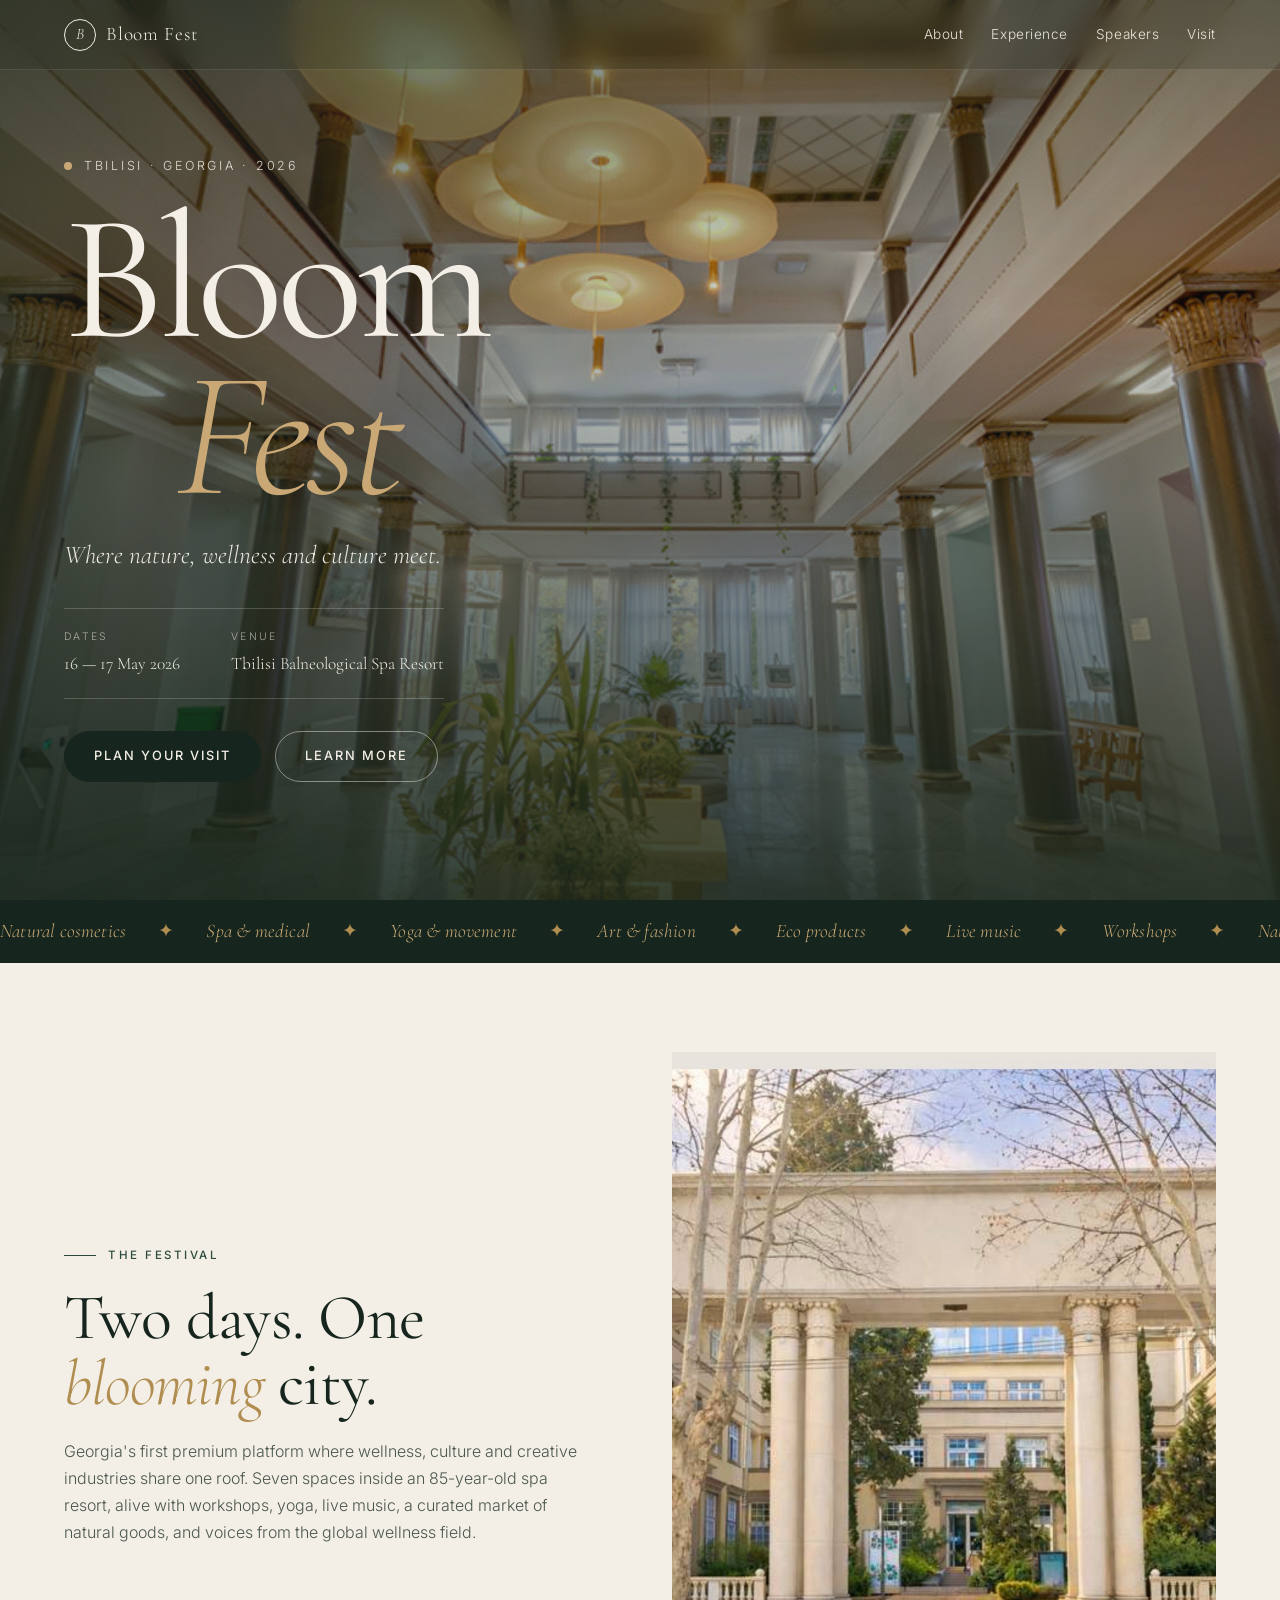
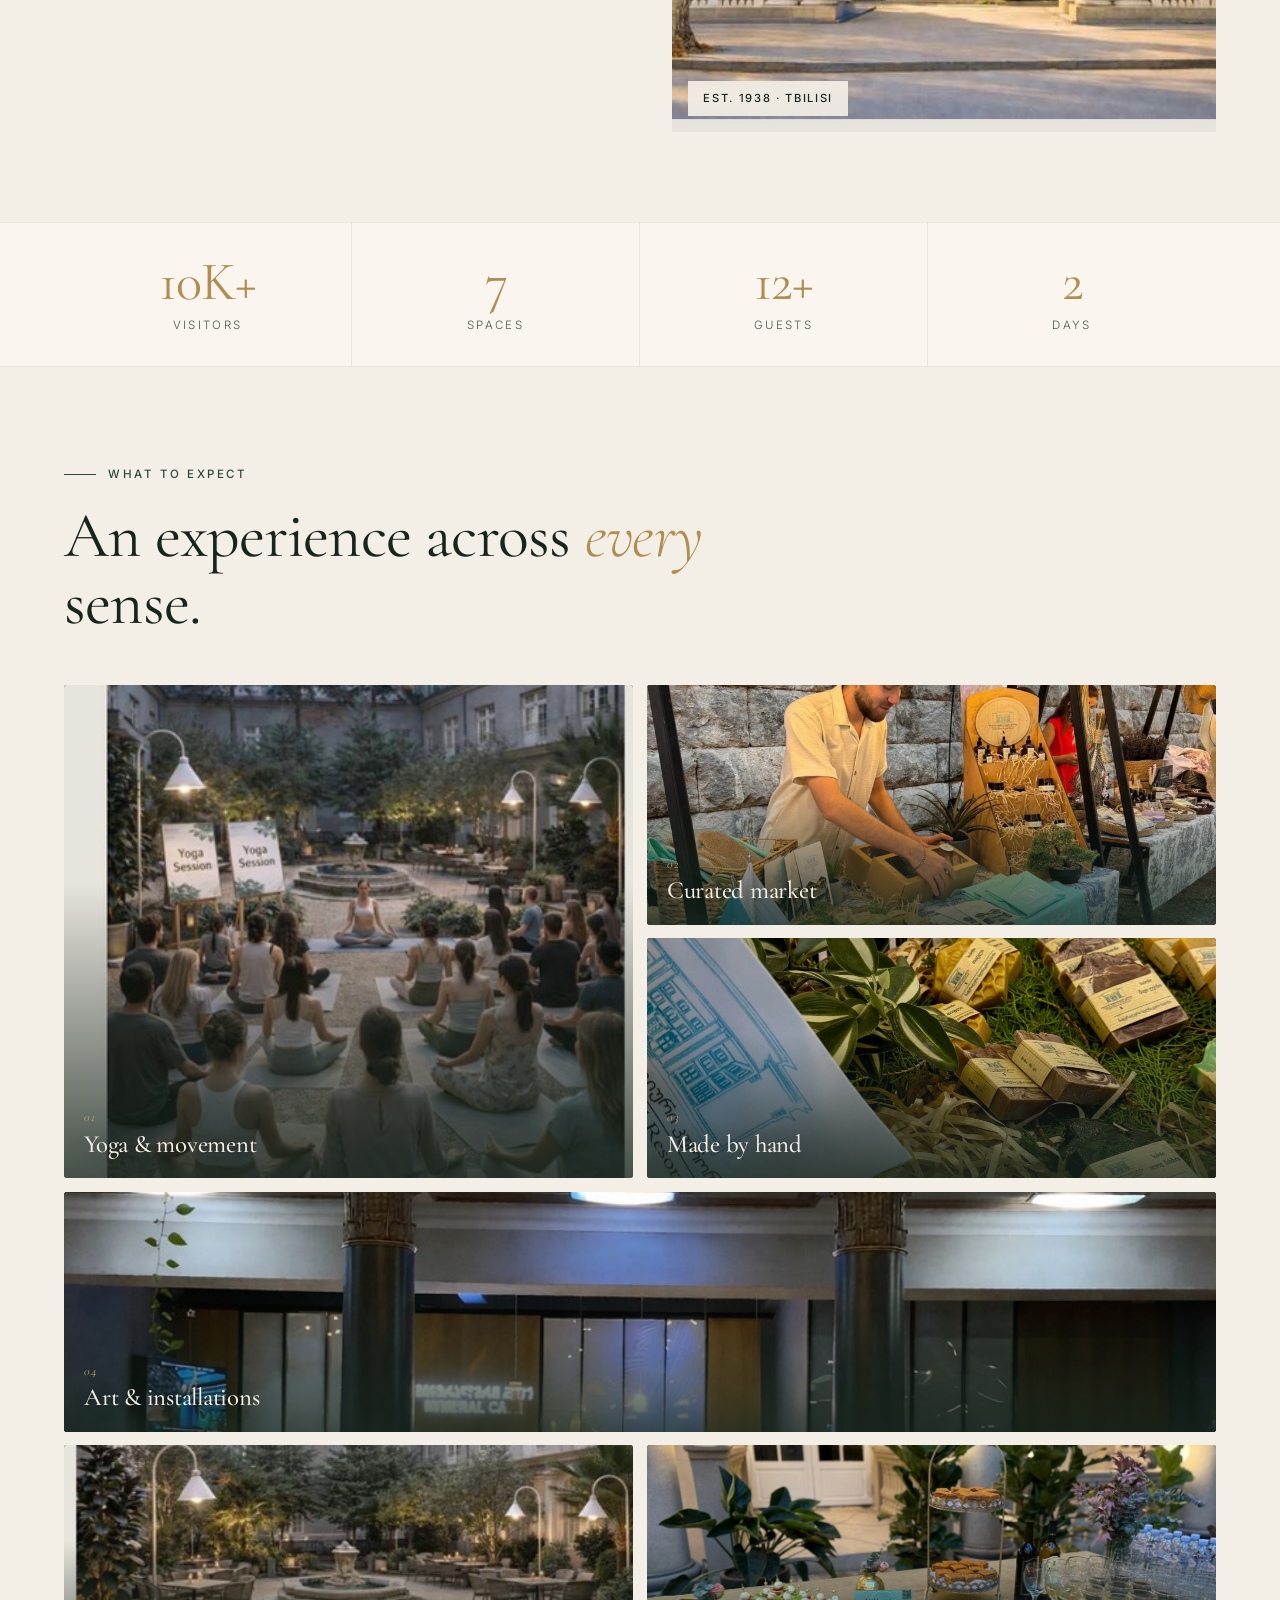
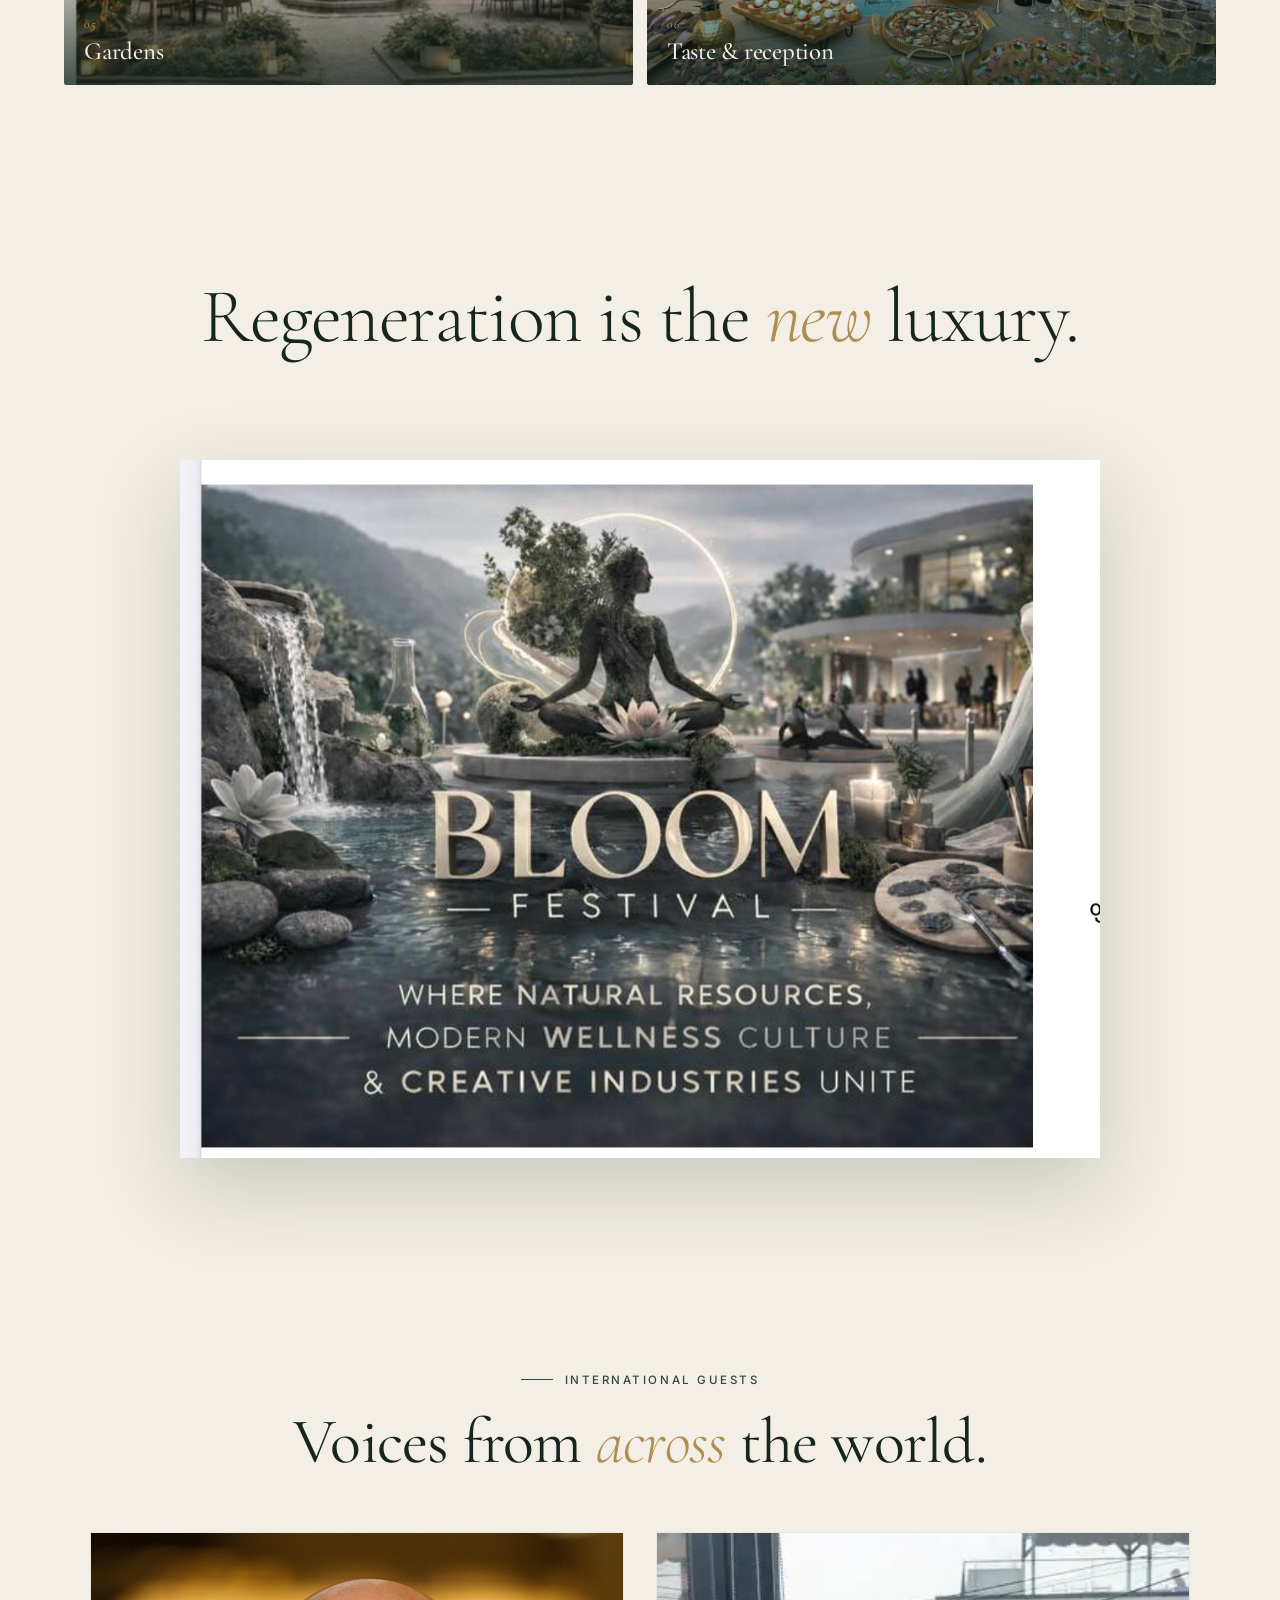
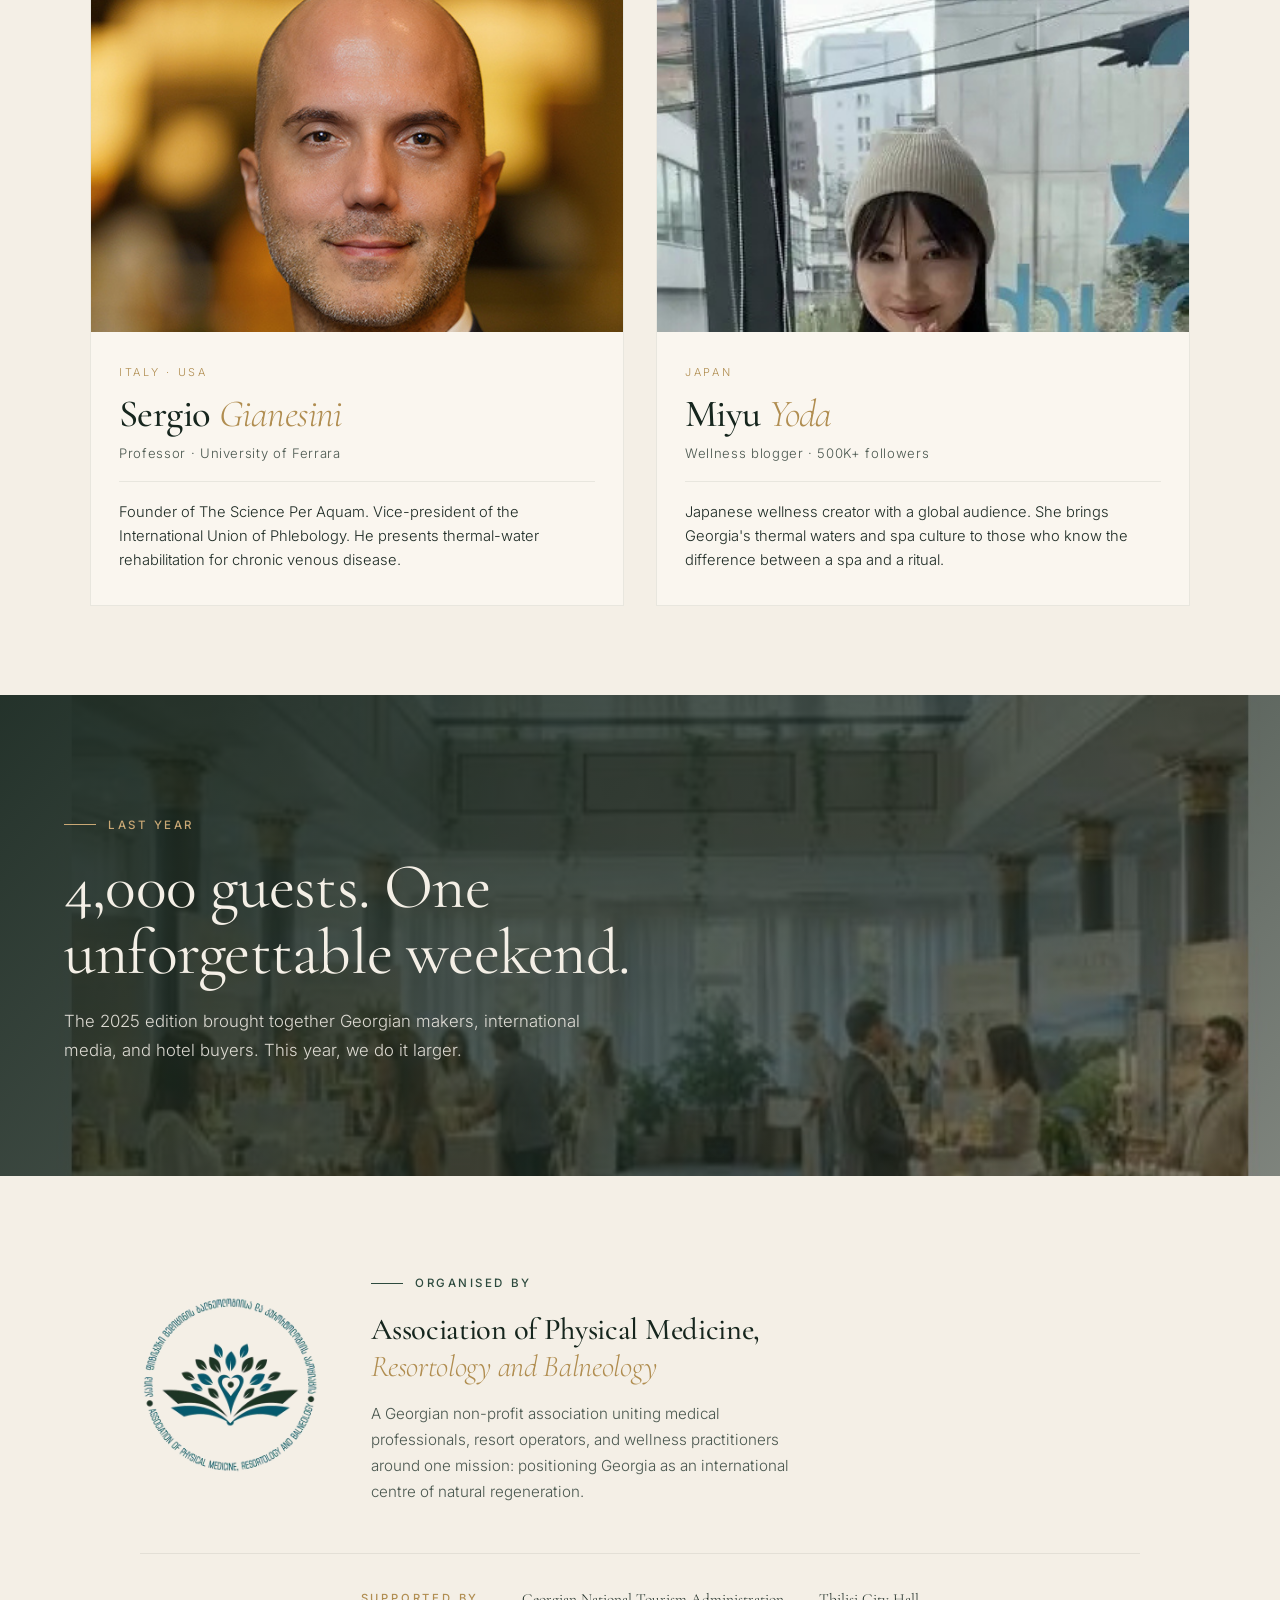
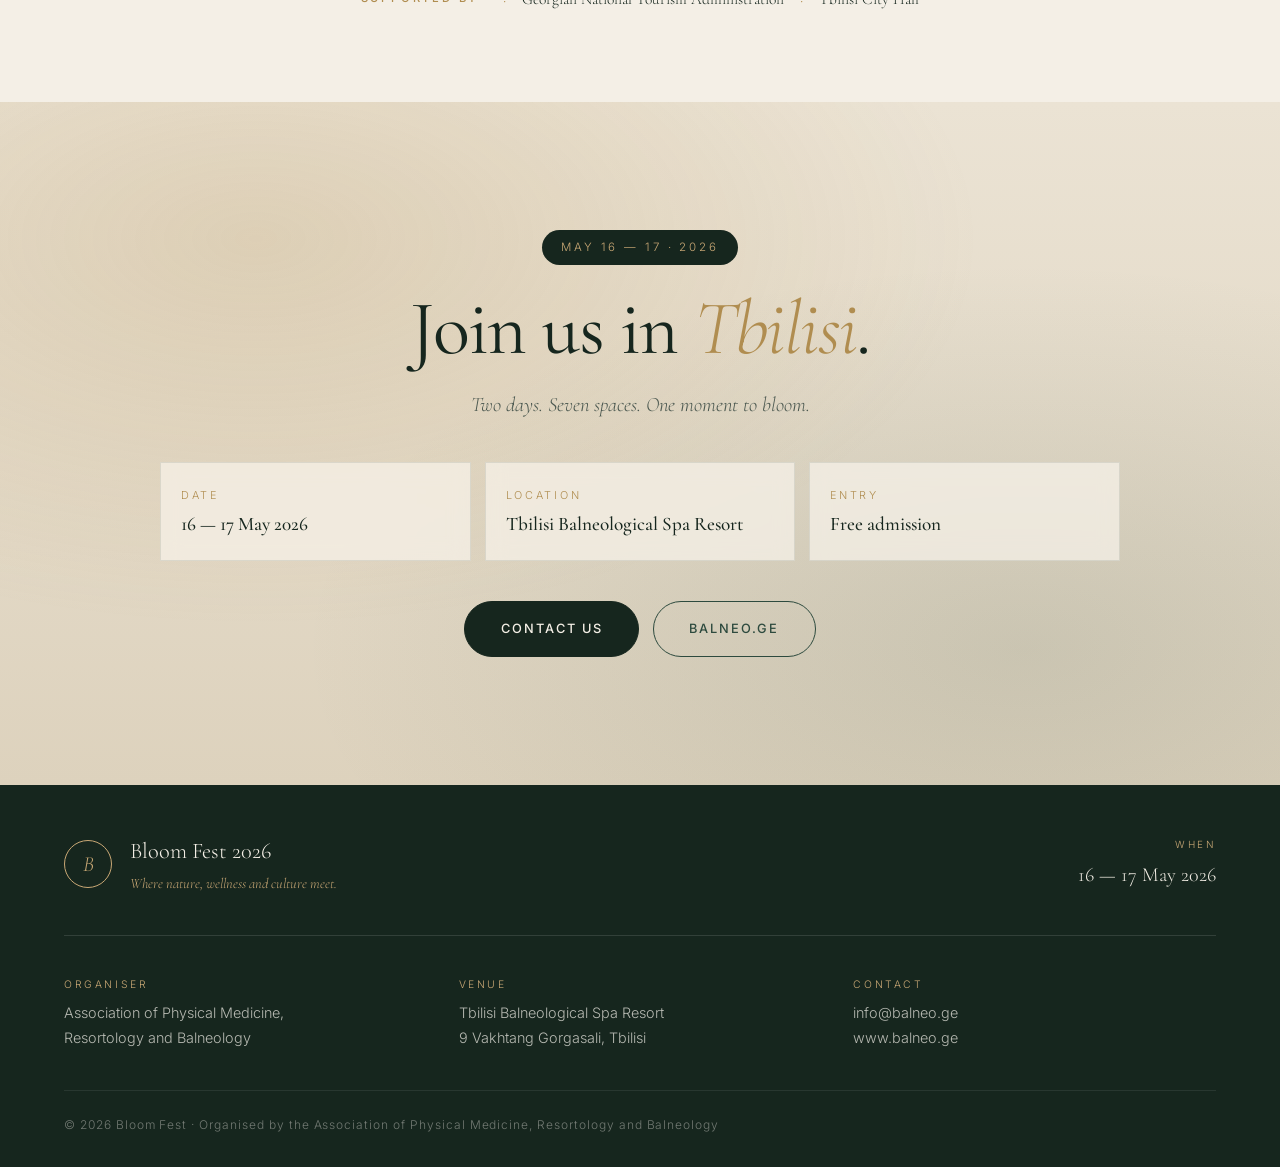
<file: index.html>
<!DOCTYPE html>
<html lang="en">
<head>
<meta charset="UTF-8" />
<meta name="viewport" content="width=device-width, initial-scale=1.0" />
<title>Bloom Fest 2026 · Tbilisi · May 16–17</title>
<meta name="description" content="Bloom Fest 2026. Two days of wellness, culture and nature at the Tbilisi Balneological Spa Resort. May 16–17." />

<meta property="og:title" content="Bloom Fest 2026 · Where nature, wellness and culture meet">
<meta property="og:description" content="The first premium wellness, culture and tourism festival in Georgia. May 16–17, Tbilisi.">
<meta property="og:image" content="poster.jpg">

<link rel="preconnect" href="https://fonts.googleapis.com">
<link rel="preconnect" href="https://fonts.gstatic.com" crossorigin>
<link href="https://fonts.googleapis.com/css2?family=Cormorant+Garamond:ital,wght@0,300;0,400;0,500;0,600;1,300;1,400&family=Inter:wght@300;400;500;600&family=Italiana&display=swap" rel="stylesheet">

<link rel="stylesheet" href="styles.css">
</head>
<body>

<!-- NAV -->
<header class="nav">
  <div class="nav__inner">
    <a href="#top" class="nav__brand">
      <span class="brand-mark">B</span>
      <span class="brand-text">Bloom Fest</span>
    </a>
    <nav class="nav__links">
      <a href="#about">About</a>
      <a href="#experience">Experience</a>
      <a href="#speakers">Speakers</a>
      <a href="#visit">Visit</a>
    </nav>
  </div>
</header>

<!-- HERO -->
<section id="top" class="hero">
  <div class="hero__image">
    <img src="hero-lobby.jpg" alt="Tbilisi Balneological Spa Resort lobby" />
    <div class="hero__overlay"></div>
  </div>

  <div class="hero__content">
    <div class="hero__meta">
      <span class="dot"></span>
      <span>Tbilisi · Georgia · 2026</span>
    </div>
    <h1 class="hero__title">
      <span class="line">Bloom</span>
      <span class="line italic">Fest</span>
    </h1>
    <p class="hero__sub">Where nature, wellness and culture meet.</p>

    <div class="hero__info">
      <div>
        <span class="label">Dates</span>
        <span class="value">16 — 17 May 2026</span>
      </div>
      <div>
        <span class="label">Venue</span>
        <span class="value">Tbilisi Balneological Spa Resort</span>
      </div>
    </div>

    <div class="hero__actions">
      <a href="#visit" class="btn btn--primary">Plan your visit</a>
      <a href="#about" class="btn btn--ghost">Learn more</a>
    </div>
  </div>
</section>

<!-- MARQUEE -->
<div class="marquee">
  <div class="marquee__track">
    <span>Natural cosmetics</span><span class="sep">✦</span>
    <span>Spa & medical</span><span class="sep">✦</span>
    <span>Yoga & movement</span><span class="sep">✦</span>
    <span>Art & fashion</span><span class="sep">✦</span>
    <span>Eco products</span><span class="sep">✦</span>
    <span>Live music</span><span class="sep">✦</span>
    <span>Workshops</span><span class="sep">✦</span>
    <span>Natural cosmetics</span><span class="sep">✦</span>
    <span>Spa & medical</span><span class="sep">✦</span>
    <span>Yoga & movement</span><span class="sep">✦</span>
    <span>Art & fashion</span><span class="sep">✦</span>
    <span>Eco products</span><span class="sep">✦</span>
    <span>Live music</span><span class="sep">✦</span>
    <span>Workshops</span><span class="sep">✦</span>
  </div>
</div>

<!-- ABOUT -->
<section id="about" class="section section--about">
  <div class="about">
    <div class="about__text">
      <div class="eyebrow reveal">The festival</div>
      <h2 class="display reveal">Two days. One <em>blooming</em> city.</h2>
      <p class="reveal">
        Georgia's first premium platform where wellness, culture and creative industries share one roof. Seven spaces inside an 85-year-old spa resort, alive with workshops, yoga, live music, a curated market of natural goods, and voices from the global wellness field.
      </p>
    </div>
    <div class="about__image reveal">
      <img src="facade.jpg" alt="Tbilisi Balneological Spa Resort entrance" loading="lazy" />
      <div class="about__caption">Est. 1938 · Tbilisi</div>
    </div>
  </div>
</section>

<!-- STATS STRIP -->
<section class="section--stats">
  <div class="stats-strip">
    <div class="stat-item reveal">
      <div class="stat-item__num">10K+</div>
      <div class="stat-item__label">Visitors</div>
    </div>
    <div class="stat-item reveal">
      <div class="stat-item__num">7</div>
      <div class="stat-item__label">Spaces</div>
    </div>
    <div class="stat-item reveal">
      <div class="stat-item__num">12+</div>
      <div class="stat-item__label">Guests</div>
    </div>
    <div class="stat-item reveal">
      <div class="stat-item__num">2</div>
      <div class="stat-item__label">Days</div>
    </div>
  </div>
</section>

<!-- EXPERIENCE GALLERY -->
<section id="experience" class="section section--experience">
  <div class="exp-header">
    <div class="eyebrow reveal">What to expect</div>
    <h2 class="display reveal">An experience across <em>every</em> sense.</h2>
  </div>

  <div class="exp-grid">
    <article class="exp-card exp-card--tall reveal">
      <img src="yoga.jpg" alt="Outdoor yoga session" loading="lazy" />
      <div class="exp-card__label">
        <span class="num">01</span>
        <span class="name">Yoga & movement</span>
      </div>
    </article>

    <article class="exp-card reveal">
      <img src="market-stall.jpg" alt="Natural products market stall" loading="lazy" />
      <div class="exp-card__label">
        <span class="num">02</span>
        <span class="name">Curated market</span>
      </div>
    </article>

    <article class="exp-card reveal">
      <img src="soaps.jpg" alt="Handmade natural soaps" loading="lazy" />
      <div class="exp-card__label">
        <span class="num">03</span>
        <span class="name">Made by hand</span>
      </div>
    </article>

    <article class="exp-card exp-card--wide reveal">
      <img src="lobby-event.jpg" alt="Lobby with art exhibition" loading="lazy" />
      <div class="exp-card__label">
        <span class="num">04</span>
        <span class="name">Art & installations</span>
      </div>
    </article>

    <article class="exp-card reveal">
      <img src="garden.jpg" alt="Inner garden with fountain" loading="lazy" />
      <div class="exp-card__label">
        <span class="num">05</span>
        <span class="name">Gardens</span>
      </div>
    </article>

    <article class="exp-card reveal">
      <img src="reception.jpg" alt="Festival reception" loading="lazy" />
      <div class="exp-card__label">
        <span class="num">06</span>
        <span class="name">Taste & reception</span>
      </div>
    </article>
  </div>
</section>

<!-- BIG QUOTE -->
<section class="section section--quote">
  <div class="quote">
    <blockquote class="quote__text reveal">
      Regeneration is the <em>new</em> luxury.
    </blockquote>
  </div>
</section>

<!-- POSTER -->
<section class="section--poster">
  <div class="poster">
    <img src="poster.jpg" alt="Bloom Festival 2026 poster" loading="lazy" />
  </div>
</section>

<!-- SPEAKERS -->
<section id="speakers" class="section section--speakers">
  <div class="exp-header centered">
    <div class="eyebrow reveal">International guests</div>
    <h2 class="display reveal">Voices from <em>across</em> the world.</h2>
  </div>

  <div class="speakers">
    <article class="speaker-card reveal">
      <div class="speaker-card__photo">
        <img src="sergio.jpg" alt="Sergio Gianesini" loading="lazy" />
      </div>
      <div class="speaker-card__body">
        <div class="speaker-card__flag">Italy · USA</div>
        <h3 class="speaker-card__name">
          Sergio <span class="italic">Gianesini</span>
        </h3>
        <div class="speaker-card__title">Professor · University of Ferrara</div>
        <p class="speaker-card__bio">
          Founder of The Science Per Aquam. Vice-president of the International Union of Phlebology. He presents thermal-water rehabilitation for chronic venous disease.
        </p>
      </div>
    </article>

    <article class="speaker-card reveal">
      <div class="speaker-card__photo">
        <img src="miyu.jpg" alt="Miyu Yoda" loading="lazy" />
      </div>
      <div class="speaker-card__body">
        <div class="speaker-card__flag">Japan</div>
        <h3 class="speaker-card__name">
          Miyu <span class="italic">Yoda</span>
        </h3>
        <div class="speaker-card__title">Wellness blogger · 500K+ followers</div>
        <p class="speaker-card__bio">
          Japanese wellness creator with a global audience. She brings Georgia's thermal waters and spa culture to those who know the difference between a spa and a ritual.
        </p>
      </div>
    </article>
  </div>
</section>

<!-- PREVIOUS EDITION -->
<section class="section section--previous">
  <div class="prev-bg">
    <img src="fair-indoor.jpg" alt="Bloom Fest 2025 indoor fair" loading="lazy" />
    <div class="prev-overlay"></div>
  </div>
  <div class="prev-content">
    <div class="eyebrow reveal">Last year</div>
    <h2 class="display reveal">4,000 guests. One unforgettable weekend.</h2>
    <p class="reveal">
      The 2025 edition brought together Georgian makers, international media, and hotel buyers. This year, we do it larger.
    </p>
  </div>
</section>

<!-- ORGANISED BY / SUPPORTED BY -->
<section class="section section--organised">
  <div class="organised">
    <div class="organised__logo reveal">
      <img src="logo.png" alt="Association of Physical Medicine, Resortology and Balneology" />
    </div>
    <div class="organised__text reveal">
      <div class="eyebrow">Organised by</div>
      <h3 class="organised__name">
        Association of Physical Medicine,<br>
        <em>Resortology and Balneology</em>
      </h3>
      <p>
        A Georgian non-profit association uniting medical professionals, resort operators, and wellness practitioners around one mission: positioning Georgia as an international centre of natural regeneration.
      </p>
    </div>
  </div>

  <div class="supported-line reveal">
    <span class="supported-label">Supported by</span>
    <span class="sep">·</span>
    <span>Georgian National Tourism Administration</span>
    <span class="sep">·</span>
    <span>Tbilisi City Hall</span>
  </div>
</section>

<!-- VISIT / CTA -->
<section id="visit" class="section section--visit">
  <div class="visit">
    <div class="visit__badge reveal">May 16 — 17 · 2026</div>
    <h2 class="visit__title reveal">
      Join us in <em>Tbilisi</em>.
    </h2>
    <p class="visit__sub reveal">
      Two days. Seven spaces. One moment to bloom.
    </p>

    <div class="visit__cards">
      <div class="visit-card reveal">
        <div class="visit-card__label">Date</div>
        <div class="visit-card__value">16 — 17 May 2026</div>
      </div>
      <div class="visit-card reveal">
        <div class="visit-card__label">Location</div>
        <div class="visit-card__value">Tbilisi Balneological Spa Resort</div>
      </div>
      <div class="visit-card reveal">
        <div class="visit-card__label">Entry</div>
        <div class="visit-card__value">Free admission</div>
      </div>
    </div>

    <div class="visit__actions reveal">
      <a href="mailto:info@balneo.ge?subject=Bloom%20Fest%202026" class="btn btn--primary btn--lg">Contact us</a>
      <a href="https://www.balneo.ge" target="_blank" rel="noopener" class="btn btn--ghost btn--lg">balneo.ge</a>
    </div>
  </div>
</section>

<!-- FOOTER -->
<footer class="footer">
  <div class="footer__inner">
    <div class="footer__top">
      <div class="footer__brand">
        <div class="brand-mark big">B</div>
        <div>
          <div class="footer__name">Bloom Fest 2026</div>
          <div class="footer__tagline">Where nature, wellness and culture meet.</div>
        </div>
      </div>
      <div class="footer__dates">
        <div class="label">When</div>
        <div>16 — 17 May 2026</div>
      </div>
    </div>

    <div class="footer__meta">
      <div>
        <span class="label">Organiser</span>
        Association of Physical Medicine,<br>
        Resortology and Balneology
      </div>
      <div>
        <span class="label">Venue</span>
        Tbilisi Balneological Spa Resort<br>
        9 Vakhtang Gorgasali, Tbilisi
      </div>
      <div>
        <span class="label">Contact</span>
        <a href="mailto:info@balneo.ge">info@balneo.ge</a><br>
        <a href="https://www.balneo.ge" target="_blank" rel="noopener">www.balneo.ge</a>
      </div>
    </div>

    <div class="footer__copy">© 2026 Bloom Fest · Organised by the Association of Physical Medicine, Resortology and Balneology</div>
  </div>
</footer>

<script src="script.js"></script>
</body>
</html>
</file>
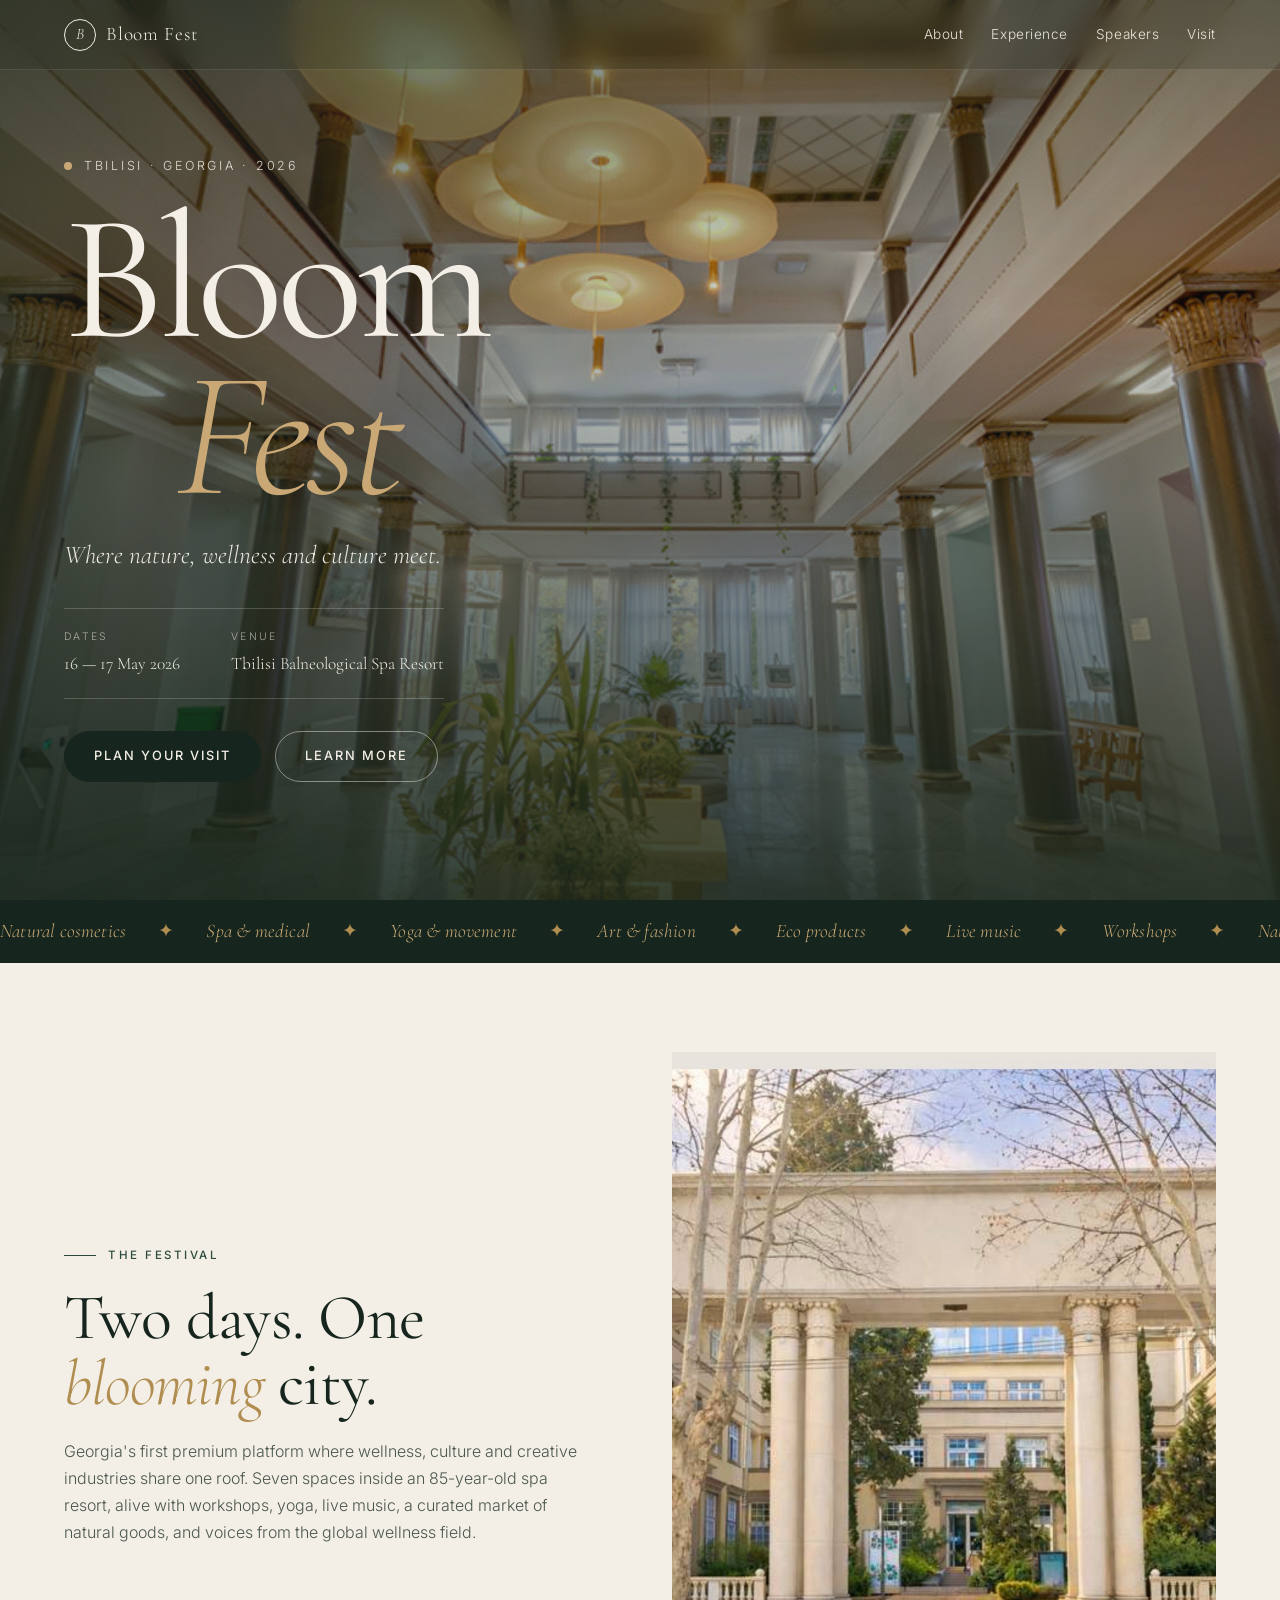
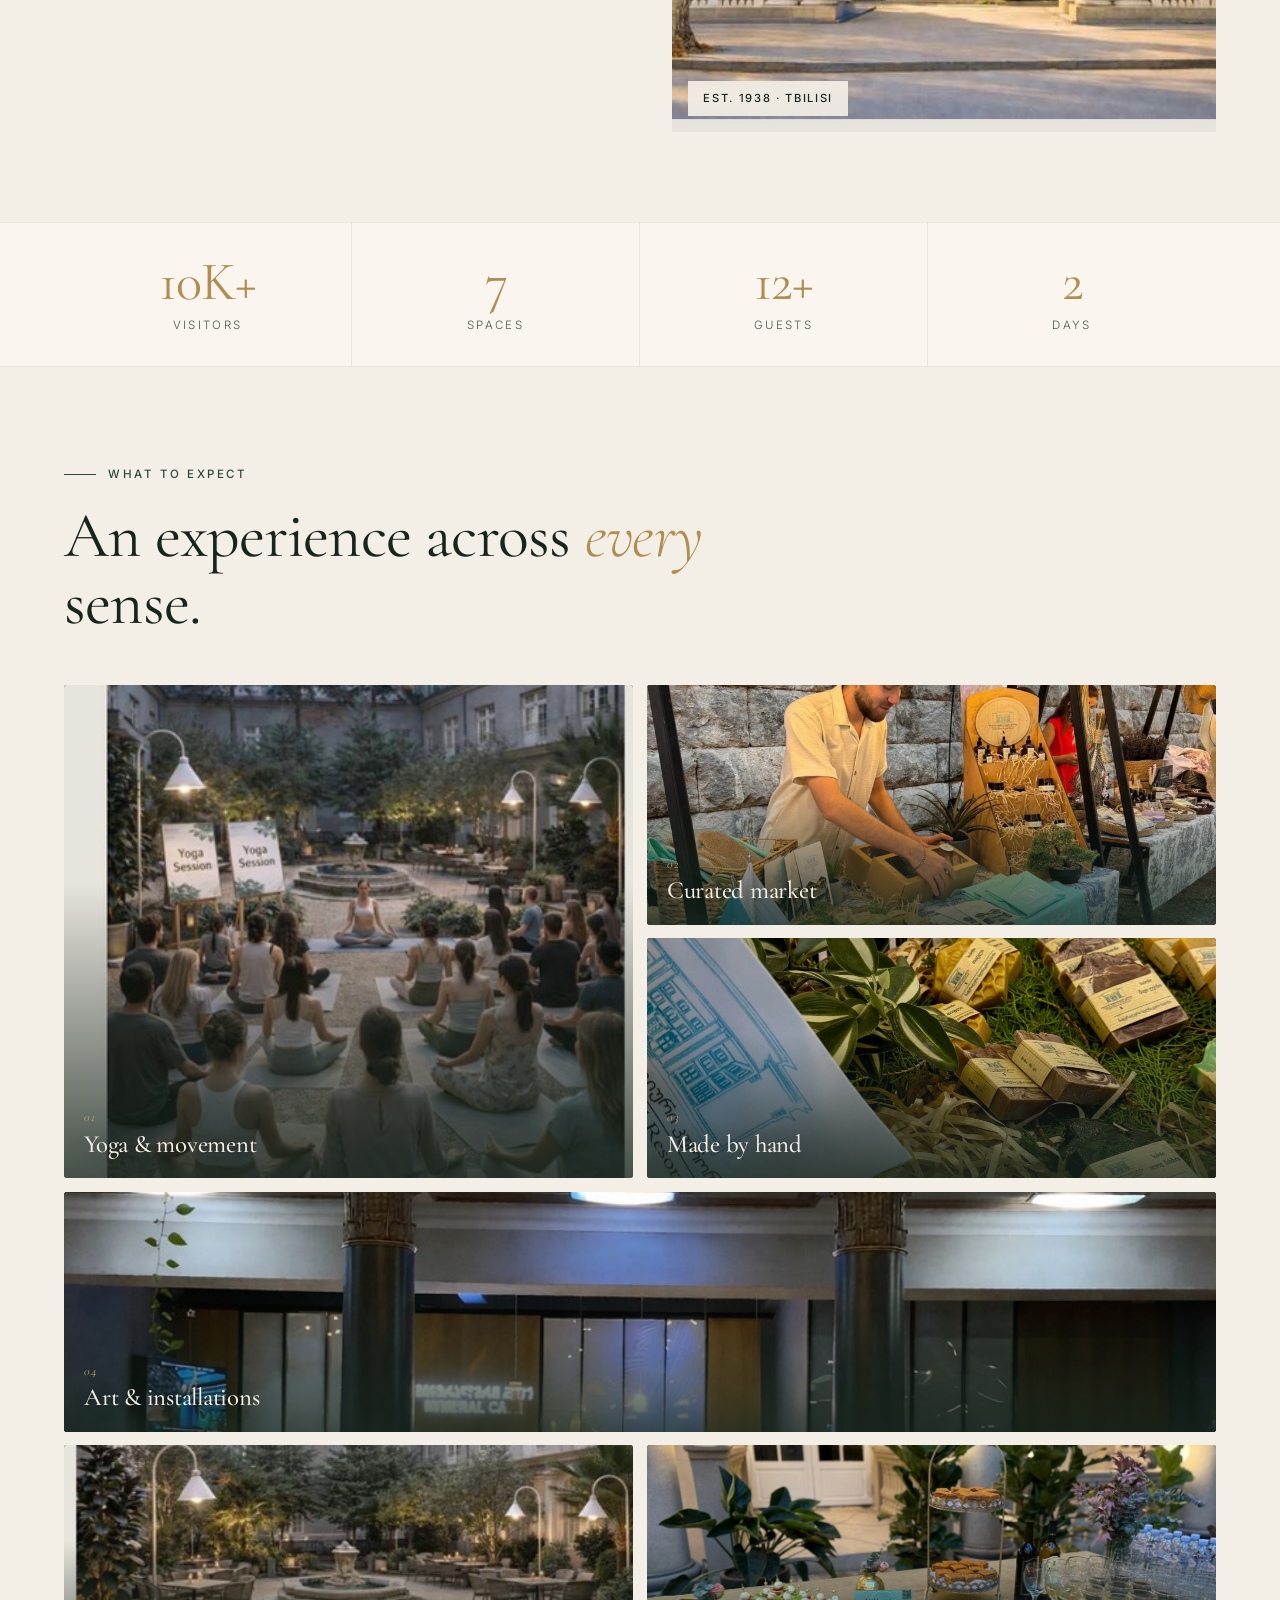
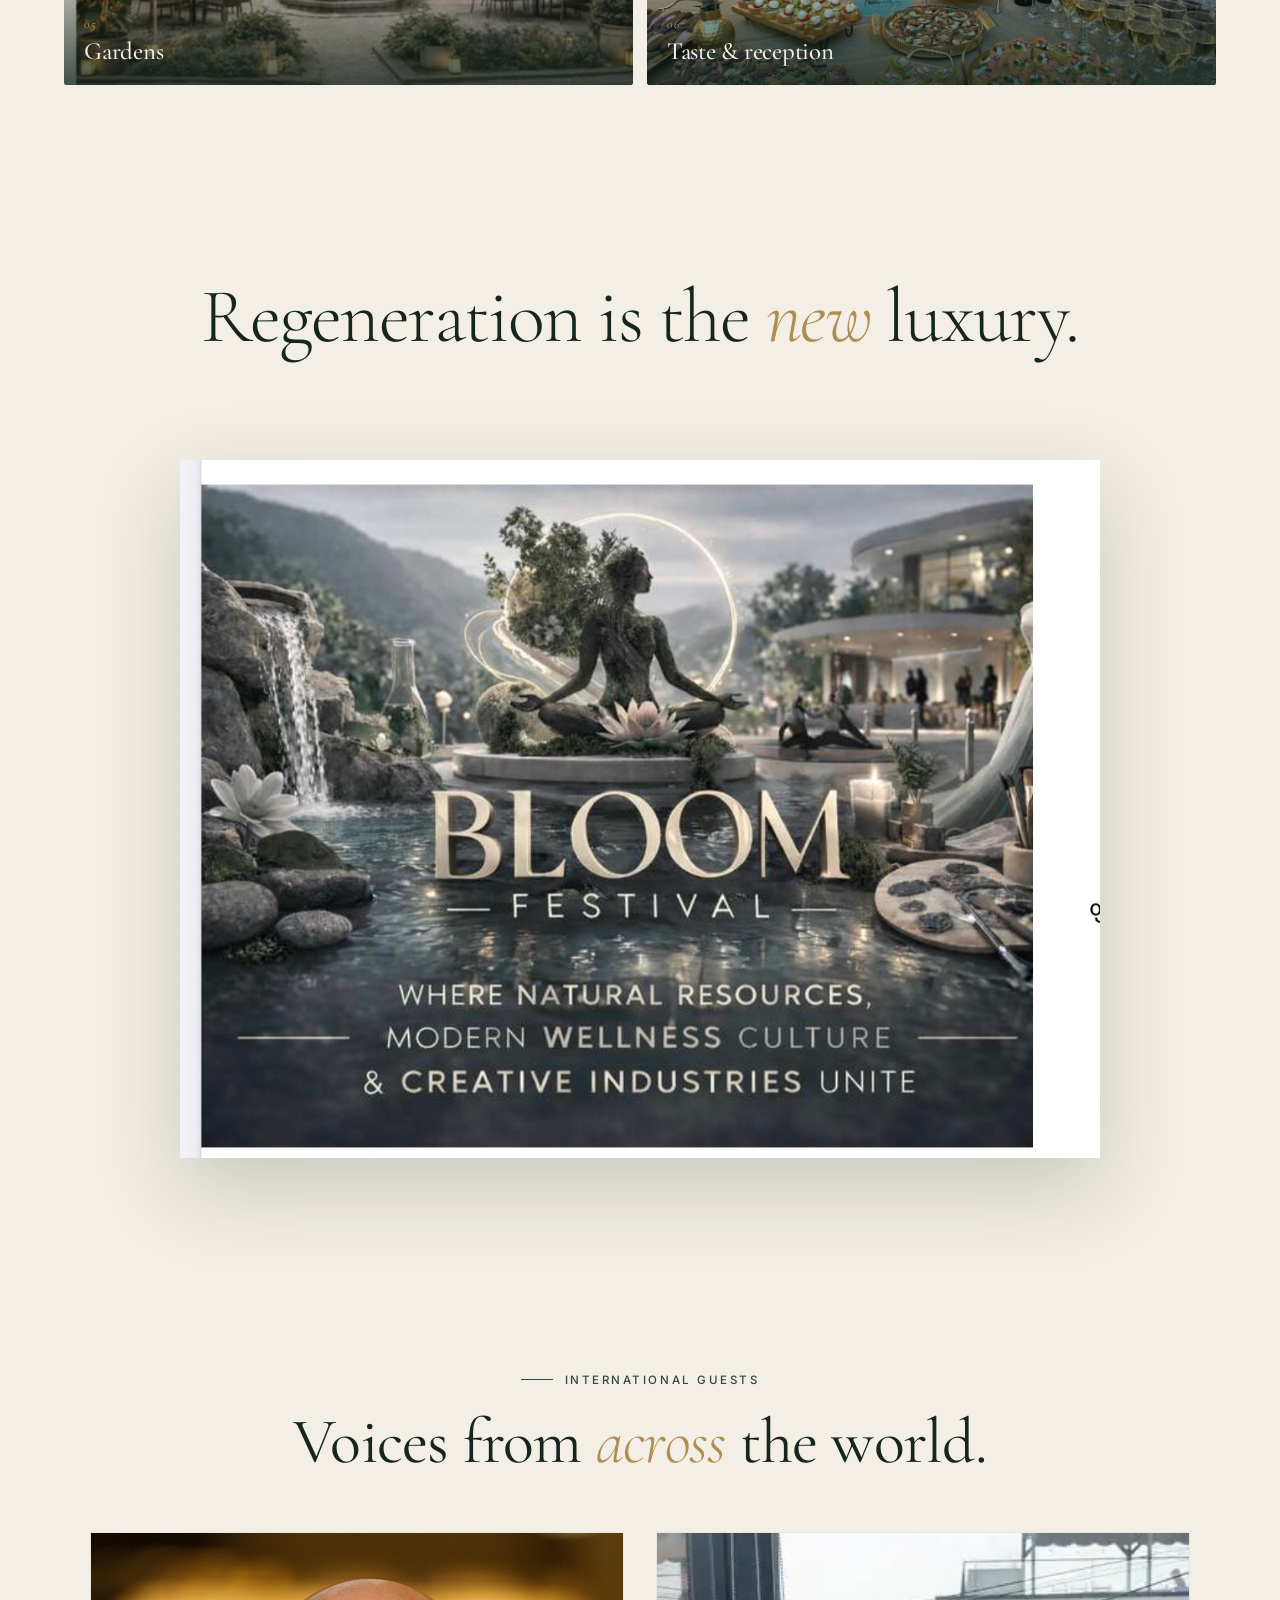
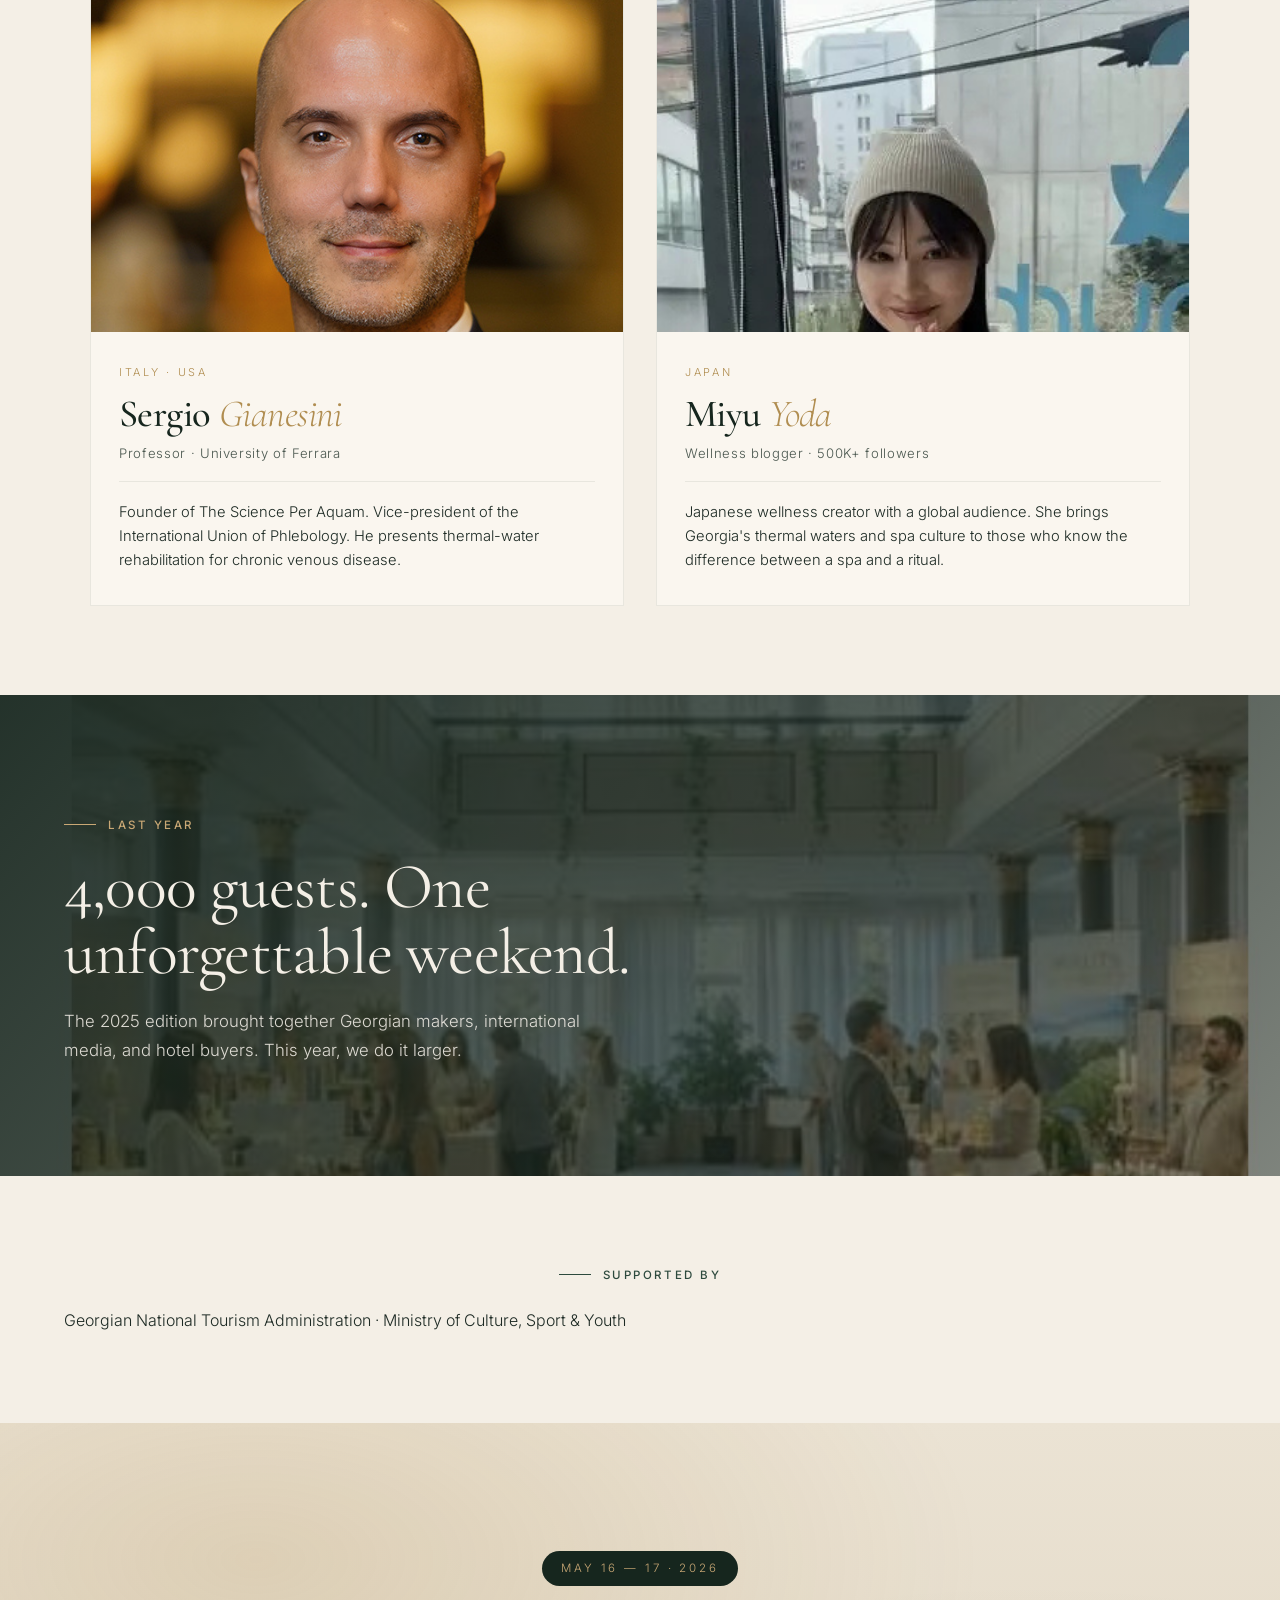
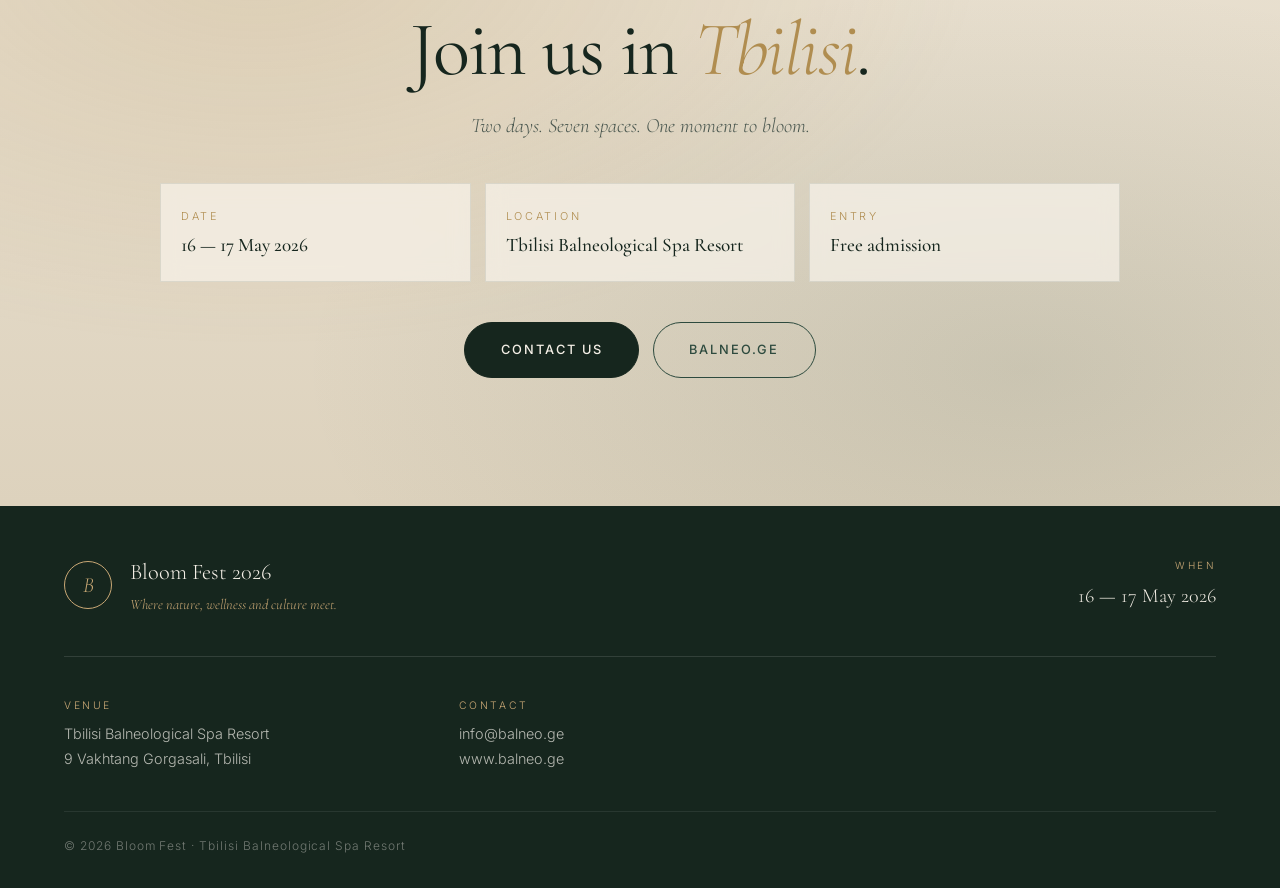
<file: index (1).html>
<!DOCTYPE html>
<html lang="en">
<head>
<meta charset="UTF-8" />
<meta name="viewport" content="width=device-width, initial-scale=1.0" />
<title>Bloom Fest 2026 · Tbilisi · May 16–17</title>
<meta name="description" content="Bloom Fest 2026. Two days of wellness, culture and nature at the Tbilisi Balneological Spa Resort. May 16–17." />

<meta property="og:title" content="Bloom Fest 2026 · Where nature, wellness and culture meet">
<meta property="og:description" content="The first premium wellness, culture and tourism festival in Georgia. May 16–17, Tbilisi.">
<meta property="og:image" content="poster.jpg">

<link rel="preconnect" href="https://fonts.googleapis.com">
<link rel="preconnect" href="https://fonts.gstatic.com" crossorigin>
<link href="https://fonts.googleapis.com/css2?family=Cormorant+Garamond:ital,wght@0,300;0,400;0,500;0,600;1,300;1,400&family=Inter:wght@300;400;500;600&family=Italiana&display=swap" rel="stylesheet">

<link rel="stylesheet" href="styles.css">
</head>
<body>

<!-- NAV -->
<header class="nav">
  <div class="nav__inner">
    <a href="#top" class="nav__brand">
      <span class="brand-mark">B</span>
      <span class="brand-text">Bloom Fest</span>
    </a>
    <nav class="nav__links">
      <a href="#about">About</a>
      <a href="#experience">Experience</a>
      <a href="#speakers">Speakers</a>
      <a href="#visit">Visit</a>
    </nav>
  </div>
</header>

<!-- HERO -->
<section id="top" class="hero">
  <div class="hero__image">
    <img src="hero-lobby.jpg" alt="Tbilisi Balneological Spa Resort lobby" />
    <div class="hero__overlay"></div>
  </div>

  <div class="hero__content">
    <div class="hero__meta">
      <span class="dot"></span>
      <span>Tbilisi · Georgia · 2026</span>
    </div>
    <h1 class="hero__title">
      <span class="line">Bloom</span>
      <span class="line italic">Fest</span>
    </h1>
    <p class="hero__sub">Where nature, wellness and culture meet.</p>

    <div class="hero__info">
      <div>
        <span class="label">Dates</span>
        <span class="value">16 — 17 May 2026</span>
      </div>
      <div>
        <span class="label">Venue</span>
        <span class="value">Tbilisi Balneological Spa Resort</span>
      </div>
    </div>

    <div class="hero__actions">
      <a href="#visit" class="btn btn--primary">Plan your visit</a>
      <a href="#about" class="btn btn--ghost">Learn more</a>
    </div>
  </div>
</section>

<!-- MARQUEE -->
<div class="marquee">
  <div class="marquee__track">
    <span>Natural cosmetics</span><span class="sep">✦</span>
    <span>Spa & medical</span><span class="sep">✦</span>
    <span>Yoga & movement</span><span class="sep">✦</span>
    <span>Art & fashion</span><span class="sep">✦</span>
    <span>Eco products</span><span class="sep">✦</span>
    <span>Live music</span><span class="sep">✦</span>
    <span>Workshops</span><span class="sep">✦</span>
    <span>Natural cosmetics</span><span class="sep">✦</span>
    <span>Spa & medical</span><span class="sep">✦</span>
    <span>Yoga & movement</span><span class="sep">✦</span>
    <span>Art & fashion</span><span class="sep">✦</span>
    <span>Eco products</span><span class="sep">✦</span>
    <span>Live music</span><span class="sep">✦</span>
    <span>Workshops</span><span class="sep">✦</span>
  </div>
</div>

<!-- ABOUT -->
<section id="about" class="section section--about">
  <div class="about">
    <div class="about__text">
      <div class="eyebrow reveal">The festival</div>
      <h2 class="display reveal">Two days. One <em>blooming</em> city.</h2>
      <p class="reveal">
        Georgia's first premium platform where wellness, culture and creative industries share one roof. Seven spaces inside an 85-year-old spa resort, alive with workshops, yoga, live music, a curated market of natural goods, and voices from the global wellness field.
      </p>
    </div>
    <div class="about__image reveal">
      <img src="facade.jpg" alt="Tbilisi Balneological Spa Resort entrance" loading="lazy" />
      <div class="about__caption">Est. 1938 · Tbilisi</div>
    </div>
  </div>
</section>

<!-- STATS STRIP -->
<section class="section--stats">
  <div class="stats-strip">
    <div class="stat-item reveal">
      <div class="stat-item__num">10K+</div>
      <div class="stat-item__label">Visitors</div>
    </div>
    <div class="stat-item reveal">
      <div class="stat-item__num">7</div>
      <div class="stat-item__label">Spaces</div>
    </div>
    <div class="stat-item reveal">
      <div class="stat-item__num">12+</div>
      <div class="stat-item__label">Guests</div>
    </div>
    <div class="stat-item reveal">
      <div class="stat-item__num">2</div>
      <div class="stat-item__label">Days</div>
    </div>
  </div>
</section>

<!-- EXPERIENCE GALLERY -->
<section id="experience" class="section section--experience">
  <div class="exp-header">
    <div class="eyebrow reveal">What to expect</div>
    <h2 class="display reveal">An experience across <em>every</em> sense.</h2>
  </div>

  <div class="exp-grid">
    <article class="exp-card exp-card--tall reveal">
      <img src="yoga.jpg" alt="Outdoor yoga session" loading="lazy" />
      <div class="exp-card__label">
        <span class="num">01</span>
        <span class="name">Yoga & movement</span>
      </div>
    </article>

    <article class="exp-card reveal">
      <img src="market-stall.jpg" alt="Natural products market stall" loading="lazy" />
      <div class="exp-card__label">
        <span class="num">02</span>
        <span class="name">Curated market</span>
      </div>
    </article>

    <article class="exp-card reveal">
      <img src="soaps.jpg" alt="Handmade natural soaps" loading="lazy" />
      <div class="exp-card__label">
        <span class="num">03</span>
        <span class="name">Made by hand</span>
      </div>
    </article>

    <article class="exp-card exp-card--wide reveal">
      <img src="lobby-event.jpg" alt="Lobby with art exhibition" loading="lazy" />
      <div class="exp-card__label">
        <span class="num">04</span>
        <span class="name">Art & installations</span>
      </div>
    </article>

    <article class="exp-card reveal">
      <img src="garden.jpg" alt="Inner garden with fountain" loading="lazy" />
      <div class="exp-card__label">
        <span class="num">05</span>
        <span class="name">Gardens</span>
      </div>
    </article>

    <article class="exp-card reveal">
      <img src="reception.jpg" alt="Festival reception" loading="lazy" />
      <div class="exp-card__label">
        <span class="num">06</span>
        <span class="name">Taste & reception</span>
      </div>
    </article>
  </div>
</section>

<!-- BIG QUOTE -->
<section class="section section--quote">
  <div class="quote">
    <blockquote class="quote__text reveal">
      Regeneration is the <em>new</em> luxury.
    </blockquote>
  </div>
</section>

<!-- POSTER -->
<section class="section--poster">
  <div class="poster">
    <img src="poster.jpg" alt="Bloom Festival 2026 poster" loading="lazy" />
  </div>
</section>

<!-- SPEAKERS -->
<section id="speakers" class="section section--speakers">
  <div class="exp-header centered">
    <div class="eyebrow reveal">International guests</div>
    <h2 class="display reveal">Voices from <em>across</em> the world.</h2>
  </div>

  <div class="speakers">
    <article class="speaker-card reveal">
      <div class="speaker-card__photo">
        <img src="sergio.jpg" alt="Sergio Gianesini" loading="lazy" />
      </div>
      <div class="speaker-card__body">
        <div class="speaker-card__flag">Italy · USA</div>
        <h3 class="speaker-card__name">
          Sergio <span class="italic">Gianesini</span>
        </h3>
        <div class="speaker-card__title">Professor · University of Ferrara</div>
        <p class="speaker-card__bio">
          Founder of The Science Per Aquam. Vice-president of the International Union of Phlebology. He presents thermal-water rehabilitation for chronic venous disease.
        </p>
      </div>
    </article>

    <article class="speaker-card reveal">
      <div class="speaker-card__photo">
        <img src="miyu.jpg" alt="Miyu Yoda" loading="lazy" />
      </div>
      <div class="speaker-card__body">
        <div class="speaker-card__flag">Japan</div>
        <h3 class="speaker-card__name">
          Miyu <span class="italic">Yoda</span>
        </h3>
        <div class="speaker-card__title">Wellness blogger · 500K+ followers</div>
        <p class="speaker-card__bio">
          Japanese wellness creator with a global audience. She brings Georgia's thermal waters and spa culture to those who know the difference between a spa and a ritual.
        </p>
      </div>
    </article>
  </div>
</section>

<!-- PREVIOUS EDITION -->
<section class="section section--previous">
  <div class="prev-bg">
    <img src="fair-indoor.jpg" alt="Bloom Fest 2025 indoor fair" loading="lazy" />
    <div class="prev-overlay"></div>
  </div>
  <div class="prev-content">
    <div class="eyebrow reveal">Last year</div>
    <h2 class="display reveal">4,000 guests. One unforgettable weekend.</h2>
    <p class="reveal">
      The 2025 edition brought together Georgian makers, international media, and hotel buyers. This year, we do it larger.
    </p>
  </div>
</section>

<!-- SUPPORTED BY -->
<section class="section section--supported">
  <div class="eyebrow centered reveal">Supported by</div>
  <div class="supporters reveal">
    <span>Georgian National Tourism Administration</span>
    <span class="sep">·</span>
    <span>Ministry of Culture, Sport & Youth</span>
  </div>
</section>

<!-- VISIT / CTA -->
<section id="visit" class="section section--visit">
  <div class="visit">
    <div class="visit__badge reveal">May 16 — 17 · 2026</div>
    <h2 class="visit__title reveal">
      Join us in <em>Tbilisi</em>.
    </h2>
    <p class="visit__sub reveal">
      Two days. Seven spaces. One moment to bloom.
    </p>

    <div class="visit__cards">
      <div class="visit-card reveal">
        <div class="visit-card__label">Date</div>
        <div class="visit-card__value">16 — 17 May 2026</div>
      </div>
      <div class="visit-card reveal">
        <div class="visit-card__label">Location</div>
        <div class="visit-card__value">Tbilisi Balneological Spa Resort</div>
      </div>
      <div class="visit-card reveal">
        <div class="visit-card__label">Entry</div>
        <div class="visit-card__value">Free admission</div>
      </div>
    </div>

    <div class="visit__actions reveal">
      <a href="mailto:info@balneo.ge?subject=Bloom%20Fest%202026" class="btn btn--primary btn--lg">Contact us</a>
      <a href="https://www.balneo.ge" target="_blank" rel="noopener" class="btn btn--ghost btn--lg">balneo.ge</a>
    </div>
  </div>
</section>

<!-- FOOTER -->
<footer class="footer">
  <div class="footer__inner">
    <div class="footer__top">
      <div class="footer__brand">
        <div class="brand-mark big">B</div>
        <div>
          <div class="footer__name">Bloom Fest 2026</div>
          <div class="footer__tagline">Where nature, wellness and culture meet.</div>
        </div>
      </div>
      <div class="footer__dates">
        <div class="label">When</div>
        <div>16 — 17 May 2026</div>
      </div>
    </div>

    <div class="footer__meta">
      <div>
        <span class="label">Venue</span>
        Tbilisi Balneological Spa Resort<br>
        9 Vakhtang Gorgasali, Tbilisi
      </div>
      <div>
        <span class="label">Contact</span>
        <a href="mailto:info@balneo.ge">info@balneo.ge</a><br>
        <a href="https://www.balneo.ge" target="_blank" rel="noopener">www.balneo.ge</a>
      </div>
    </div>

    <div class="footer__copy">© 2026 Bloom Fest · Tbilisi Balneological Spa Resort</div>
  </div>
</footer>

<script src="script.js"></script>
</body>
</html>
</file>
<file: styles.css>
/* ========== RESET & BASE ========== */
*, *::before, *::after { box-sizing: border-box; margin: 0; padding: 0; }
html { scroll-behavior: smooth; -webkit-font-smoothing: antialiased; }
body {
  font-family: 'Inter', sans-serif;
  font-weight: 300;
  color: var(--ink);
  background: var(--bg);
  line-height: 1.6;
  overflow-x: hidden;
}
img { max-width: 100%; display: block; }
a { color: inherit; text-decoration: none; }
ul, ol { list-style: none; }

/* ========== TOKENS ========== */
:root {
  --bg: #f4efe6;
  --bg-soft: #ebe3d4;
  --paper: #faf6ef;
  --ink: #1d2a24;
  --ink-soft: #4a574f;
  --moss: #2d4a3e;
  --moss-deep: #16261e;
  --gold: #b08d50;
  --gold-soft: #c9a875;
  --line: rgba(29, 42, 36, 0.15);
  --line-soft: rgba(29, 42, 36, 0.08);

  --display: 'Cormorant Garamond', serif;
  --body: 'Inter', sans-serif;

  --max: 1400px;
  --pad: clamp(1.5rem, 5vw, 4rem);
  --nav-h: 70px;
}

/* ========== TYPOGRAPHY ========== */
.display {
  font-family: var(--display);
  font-weight: 400;
  line-height: 1.04;
  letter-spacing: -0.012em;
  font-size: clamp(2.2rem, 5vw, 4.2rem);
  color: var(--moss-deep);
}
.display em {
  font-style: italic;
  font-weight: 300;
  color: var(--gold);
}
.eyebrow {
  font-family: var(--body);
  font-size: 0.72rem;
  font-weight: 500;
  letter-spacing: 0.22em;
  text-transform: uppercase;
  color: var(--moss);
  margin-bottom: 1.25rem;
  display: inline-flex;
  align-items: center;
  gap: 0.75rem;
}
.eyebrow::before {
  content: "";
  width: 2rem;
  height: 1px;
  background: var(--moss);
}
.eyebrow.centered {
  display: flex;
  justify-content: center;
  margin-bottom: 1.5rem;
}

/* ========== LAYOUT ========== */
.section {
  padding: clamp(3.5rem, 7vw, 6rem) var(--pad);
  max-width: var(--max);
  margin: 0 auto;
  position: relative;
}

/* ========== BUTTONS ========== */
.btn {
  display: inline-block;
  padding: 0.9rem 1.8rem;
  font-size: 0.8rem;
  letter-spacing: 0.16em;
  text-transform: uppercase;
  border-radius: 2rem;
  transition: all 0.35s cubic-bezier(0.22, 1, 0.36, 1);
  font-weight: 500;
  white-space: nowrap;
}
.btn--primary {
  background: var(--moss-deep);
  color: var(--bg);
  border: 1px solid var(--moss-deep);
}
.btn--primary:hover {
  background: var(--gold);
  border-color: var(--gold);
  transform: translateY(-2px);
  box-shadow: 0 10px 30px rgba(176, 141, 80, 0.3);
}
.btn--ghost {
  border: 1px solid currentColor;
  color: var(--moss);
  background: transparent;
}
.btn--ghost:hover {
  background: var(--moss);
  color: var(--bg);
  border-color: var(--moss);
}
.btn--lg { padding: 1.05rem 2.2rem; }

/* ========== NAV ========== */
.nav {
  position: fixed;
  top: 0; left: 0; right: 0;
  z-index: 100;
  padding: 1rem var(--pad);
  background: rgba(244, 239, 230, 0.85);
  backdrop-filter: blur(14px);
  -webkit-backdrop-filter: blur(14px);
  border-bottom: 1px solid var(--line-soft);
  transition: transform 0.4s ease, background 0.4s ease;
  height: var(--nav-h);
}
.nav.on-hero {
  background: rgba(22, 38, 30, 0.15);
  border-bottom-color: rgba(255, 255, 255, 0.1);
}
.nav.on-hero .brand-text { color: var(--bg); }
.nav.on-hero .brand-mark { border-color: var(--bg); color: var(--bg); }
.nav.on-hero .nav__links a { color: rgba(250, 246, 239, 0.9); }
.nav.on-hero .nav__links a:hover { color: var(--bg); }
.nav.on-hero .nav__cta {
  background: var(--bg);
  color: var(--moss-deep) !important;
}
.nav.on-hero .nav__cta:hover {
  background: var(--gold);
  color: var(--bg) !important;
}
.nav__inner {
  max-width: var(--max);
  margin: 0 auto;
  display: flex;
  justify-content: space-between;
  align-items: center;
  height: 100%;
}
.nav__brand {
  display: flex;
  align-items: center;
  gap: 0.6rem;
  font-family: var(--display);
  font-size: 1.2rem;
  letter-spacing: 0.05em;
}
.brand-mark {
  width: 32px;
  height: 32px;
  border: 1px solid var(--moss);
  color: var(--moss);
  display: grid;
  place-items: center;
  font-family: var(--display);
  font-size: 1rem;
  font-style: italic;
  border-radius: 50%;
  transition: all 0.4s;
}
.brand-mark.big { width: 48px; height: 48px; font-size: 1.35rem; }
.brand-text {
  color: var(--moss-deep);
  transition: color 0.4s;
}
.nav__links {
  display: flex;
  align-items: center;
  gap: 1.75rem;
  font-size: 0.85rem;
  letter-spacing: 0.04em;
}
.nav__links a {
  color: var(--ink-soft);
  transition: color 0.3s;
}
.nav__links a:hover { color: var(--moss-deep); }
.nav__cta {
  padding: 0.55rem 1.3rem;
  background: var(--moss-deep);
  color: var(--bg) !important;
  border-radius: 2rem;
  transition: all 0.3s;
}
.nav__cta:hover {
  background: var(--gold);
}
@media (max-width: 780px) {
  .nav__links a:not(.nav__cta) { display: none; }
}

/* ========== HERO ========== */
.hero {
  height: 100vh;
  min-height: 640px;
  position: relative;
  overflow: hidden;
  color: var(--bg);
}
.hero__image {
  position: absolute;
  inset: 0;
  z-index: 1;
}
.hero__image img {
  width: 100%;
  height: 100%;
  object-fit: cover;
  animation: slow-zoom 20s ease-out forwards;
  filter: saturate(1.05) contrast(1.02);
}
@keyframes slow-zoom {
  from { transform: scale(1.12); }
  to { transform: scale(1); }
}
.hero__overlay {
  position: absolute;
  inset: 0;
  background:
    linear-gradient(180deg, rgba(22, 38, 30, 0.55) 0%, rgba(22, 38, 30, 0.2) 35%, rgba(22, 38, 30, 0.85) 100%),
    linear-gradient(90deg, rgba(22, 38, 30, 0.5) 0%, transparent 55%);
  z-index: 2;
}
.hero__content {
  position: relative;
  z-index: 3;
  max-width: var(--max);
  margin: 0 auto;
  height: 100%;
  padding: calc(var(--nav-h) + 2rem) var(--pad) 4rem;
  display: flex;
  flex-direction: column;
  justify-content: center;
}
.hero__meta {
  display: inline-flex;
  align-items: center;
  gap: 0.75rem;
  font-size: 0.78rem;
  letter-spacing: 0.22em;
  text-transform: uppercase;
  color: rgba(250, 246, 239, 0.85);
  margin-bottom: 1.5rem;
  animation: fade-up 1s ease-out 0.2s both;
}
.dot {
  width: 8px;
  height: 8px;
  background: var(--gold-soft);
  border-radius: 50%;
  animation: pulse 2.5s infinite;
}
@keyframes pulse {
  0%, 100% { opacity: 1; transform: scale(1); }
  50% { opacity: 0.4; transform: scale(1.4); }
}
.hero__title {
  font-family: var(--display);
  font-size: clamp(4rem, 14vw, 12rem);
  line-height: 0.88;
  font-weight: 400;
  color: var(--bg);
  letter-spacing: -0.035em;
  margin-bottom: 1.25rem;
  text-shadow: 0 2px 40px rgba(0, 0, 0, 0.3);
}
.hero__title .line {
  display: block;
  animation: fade-up 1.2s cubic-bezier(0.22, 1, 0.36, 1) both;
}
.hero__title .line:first-child { animation-delay: 0.4s; }
.hero__title .italic {
  font-style: italic;
  font-weight: 300;
  color: var(--gold-soft);
  margin-left: clamp(2rem, 9vw, 7rem);
  animation-delay: 0.6s !important;
}
.hero__sub {
  font-family: var(--display);
  font-style: italic;
  font-size: clamp(1.2rem, 2vw, 1.6rem);
  font-weight: 300;
  color: rgba(250, 246, 239, 0.92);
  max-width: 40ch;
  margin-bottom: 2rem;
  animation: fade-up 1s ease-out 0.9s both;
}
.hero__info {
  display: grid;
  grid-template-columns: repeat(2, auto);
  gap: clamp(1.5rem, 4vw, 3.5rem);
  padding: 1.25rem 0;
  border-top: 1px solid rgba(250, 246, 239, 0.2);
  border-bottom: 1px solid rgba(250, 246, 239, 0.2);
  max-width: fit-content;
  margin-bottom: 2rem;
  animation: fade-up 1s ease-out 1.1s both;
}
.hero__info > div { display: flex; flex-direction: column; gap: 0.3rem; }
.hero__info .label {
  font-size: 0.65rem;
  letter-spacing: 0.22em;
  text-transform: uppercase;
  color: rgba(250, 246, 239, 0.6);
}
.hero__info .value {
  font-family: var(--display);
  font-size: 1.08rem;
  color: var(--bg);
}
@media (max-width: 640px) {
  .hero__info { grid-template-columns: 1fr; gap: 0.85rem; }
}
.hero__actions {
  display: flex;
  gap: 0.85rem;
  flex-wrap: wrap;
  animation: fade-up 1s ease-out 1.3s both;
}
.hero__actions .btn--ghost {
  color: var(--bg);
  border-color: rgba(250, 246, 239, 0.45);
}
.hero__actions .btn--ghost:hover {
  background: var(--bg);
  color: var(--moss-deep);
  border-color: var(--bg);
}
@keyframes fade-up {
  from { opacity: 0; transform: translateY(30px); }
  to { opacity: 1; transform: translateY(0); }
}

/* ========== MARQUEE ========== */
.marquee {
  background: var(--moss-deep);
  color: var(--gold-soft);
  padding: 1rem 0;
  overflow: hidden;
}
.marquee__track {
  display: flex;
  gap: 2rem;
  white-space: nowrap;
  animation: scroll-x 40s linear infinite;
  font-family: var(--display);
  font-size: 1.2rem;
  font-style: italic;
  letter-spacing: 0.01em;
}
.marquee__track span { flex-shrink: 0; }
.marquee__track .sep { color: var(--gold); font-style: normal; }
@keyframes scroll-x {
  from { transform: translateX(0); }
  to { transform: translateX(-50%); }
}

/* ========== ABOUT ========== */
.about {
  display: grid;
  grid-template-columns: 1fr 1fr;
  gap: clamp(2rem, 5vw, 5rem);
  align-items: center;
}
@media (max-width: 900px) { .about { grid-template-columns: 1fr; gap: 2.5rem; } }
.about__text p {
  font-size: 1rem;
  color: var(--ink-soft);
  line-height: 1.7;
  margin-top: 1.25rem;
  max-width: 52ch;
}
.about__image {
  position: relative;
  overflow: hidden;
  aspect-ratio: 4 / 5;
}
.about__image img {
  width: 100%;
  height: 100%;
  object-fit: cover;
  transition: transform 1.2s ease;
}
.about__image:hover img { transform: scale(1.04); }
.about__caption {
  position: absolute;
  bottom: 1rem;
  left: 1rem;
  padding: 0.55rem 0.95rem;
  background: rgba(244, 239, 230, 0.92);
  backdrop-filter: blur(8px);
  font-size: 0.7rem;
  letter-spacing: 0.15em;
  text-transform: uppercase;
  color: var(--moss-deep);
  font-weight: 500;
}

/* ========== STATS STRIP ========== */
.section--stats {
  background: var(--paper);
  padding: 0 var(--pad);
  border-top: 1px solid var(--line-soft);
  border-bottom: 1px solid var(--line-soft);
}
.stats-strip {
  max-width: var(--max);
  margin: 0 auto;
  display: grid;
  grid-template-columns: repeat(4, 1fr);
}
@media (max-width: 720px) { .stats-strip { grid-template-columns: repeat(2, 1fr); } }
.stat-item {
  padding: 2rem 1rem;
  text-align: center;
  border-right: 1px solid var(--line-soft);
}
.stat-item:last-child { border-right: none; }
@media (max-width: 720px) {
  .stat-item:nth-child(even) { border-right: none; }
  .stat-item:nth-child(1), .stat-item:nth-child(2) { border-bottom: 1px solid var(--line-soft); }
}
.stat-item__num {
  font-family: var(--display);
  font-size: clamp(2.2rem, 4.5vw, 3.4rem);
  font-weight: 400;
  color: var(--gold);
  line-height: 1;
  margin-bottom: 0.4rem;
  letter-spacing: -0.02em;
}
.stat-item__label {
  font-size: 0.72rem;
  letter-spacing: 0.2em;
  text-transform: uppercase;
  color: var(--ink-soft);
}

/* ========== EXPERIENCE GRID ========== */
.exp-header {
  max-width: 700px;
  margin-bottom: 3rem;
}
.exp-header.centered {
  text-align: center;
  margin-left: auto;
  margin-right: auto;
  margin-bottom: 3.5rem;
}
.exp-header.centered .eyebrow { justify-content: center; }

.exp-grid {
  display: grid;
  grid-template-columns: repeat(4, 1fr);
  grid-auto-rows: 240px;
  gap: 0.85rem;
}
.exp-card {
  position: relative;
  overflow: hidden;
  border-radius: 3px;
  grid-column: span 2;
  grid-row: span 1;
  background: var(--moss-deep);
}
.exp-card--tall { grid-row: span 2; }
.exp-card--wide { grid-column: span 4; grid-row: span 1; }

@media (max-width: 900px) {
  .exp-grid { grid-template-columns: repeat(2, 1fr); grid-auto-rows: 220px; }
  .exp-card { grid-column: span 1; }
  .exp-card--tall { grid-row: span 2; }
  .exp-card--wide { grid-column: span 2; }
}
@media (max-width: 560px) {
  .exp-grid { grid-template-columns: 1fr; grid-auto-rows: 240px; }
  .exp-card { grid-column: span 1; grid-row: span 1; }
  .exp-card--tall { grid-row: span 1; }
  .exp-card--wide { grid-column: span 1; }
}

.exp-card img {
  position: absolute;
  inset: 0;
  width: 100%;
  height: 100%;
  object-fit: cover;
  transition: transform 1s cubic-bezier(0.22, 1, 0.36, 1);
  filter: saturate(0.95);
}
.exp-card::after {
  content: "";
  position: absolute;
  inset: 0;
  background: linear-gradient(180deg, rgba(22, 38, 30, 0) 40%, rgba(22, 38, 30, 0.78) 100%);
  pointer-events: none;
  transition: background 0.4s;
}
.exp-card:hover img {
  transform: scale(1.06);
}
.exp-card:hover::after {
  background: linear-gradient(180deg, rgba(22, 38, 30, 0.1) 0%, rgba(22, 38, 30, 0.9) 100%);
}
.exp-card__label {
  position: absolute;
  bottom: 1.25rem;
  left: 1.25rem;
  z-index: 2;
  display: flex;
  flex-direction: column;
  gap: 0.2rem;
  color: var(--bg);
}
.exp-card__label .num {
  font-family: var(--display);
  font-style: italic;
  font-size: 0.8rem;
  color: var(--gold-soft);
  letter-spacing: 0.1em;
}
.exp-card__label .name {
  font-family: var(--display);
  font-size: 1.55rem;
  font-weight: 500;
  line-height: 1.1;
  letter-spacing: -0.01em;
  text-shadow: 0 2px 20px rgba(0, 0, 0, 0.4);
}

/* ========== BIG QUOTE ========== */
.section--quote {
  padding: clamp(4rem, 8vw, 7rem) var(--pad);
  text-align: center;
}
.quote { max-width: 900px; margin: 0 auto; }
.quote__text {
  font-family: var(--display);
  font-weight: 300;
  font-size: clamp(2.4rem, 6vw, 5rem);
  line-height: 1.05;
  color: var(--moss-deep);
  letter-spacing: -0.02em;
}
.quote__text em {
  font-style: italic;
  color: var(--gold);
  font-weight: 300;
}

/* ========== POSTER ========== */
.section--poster {
  padding: 0 var(--pad) clamp(4rem, 8vw, 7rem);
  max-width: var(--max);
  margin: 0 auto;
}
.poster {
  max-width: 920px;
  margin: 0 auto;
  overflow: hidden;
  box-shadow: 0 30px 80px rgba(22, 38, 30, 0.2);
  transform: translateY(40px);
  opacity: 0;
  transition: opacity 1.2s, transform 1.2s cubic-bezier(0.22, 1, 0.36, 1);
}
.poster.is-visible { opacity: 1; transform: translateY(0); }
.poster img { width: 100%; display: block; }

/* ========== SPEAKERS — ONE ROW ========== */
.section--speakers { padding-top: clamp(4rem, 8vw, 7rem); }

.speakers {
  display: grid;
  grid-template-columns: 1fr 1fr;
  gap: 2rem;
  max-width: 1100px;
  margin: 0 auto;
}
@media (max-width: 760px) {
  .speakers { grid-template-columns: 1fr; gap: 2rem; }
}

.speaker-card {
  background: var(--paper);
  overflow: hidden;
  border: 1px solid var(--line-soft);
  transition: transform 0.5s cubic-bezier(0.22, 1, 0.36, 1), box-shadow 0.5s;
  display: flex;
  flex-direction: column;
}
.speaker-card:hover {
  transform: translateY(-6px);
  box-shadow: 0 25px 60px rgba(22, 38, 30, 0.12);
}
.speaker-card__photo {
  aspect-ratio: 4 / 3;
  overflow: hidden;
  background: var(--moss-deep);
}
.speaker-card__photo img {
  width: 100%;
  height: 100%;
  object-fit: cover;
  object-position: center top;
  filter: grayscale(0.1);
  transition: filter 0.5s, transform 1s ease;
}
.speaker-card:hover .speaker-card__photo img {
  filter: grayscale(0);
  transform: scale(1.04);
}
.speaker-card__body {
  padding: 2rem 1.75rem;
  flex: 1;
  display: flex;
  flex-direction: column;
}
.speaker-card__flag {
  font-size: 0.68rem;
  letter-spacing: 0.25em;
  text-transform: uppercase;
  color: var(--gold);
  margin-bottom: 0.85rem;
}
.speaker-card__name {
  font-family: var(--display);
  font-size: clamp(1.8rem, 3vw, 2.4rem);
  line-height: 1;
  font-weight: 500;
  color: var(--moss-deep);
  margin-bottom: 0.6rem;
  letter-spacing: -0.015em;
}
.speaker-card__name .italic {
  font-style: italic;
  font-weight: 300;
  color: var(--gold);
}
.speaker-card__title {
  font-size: 0.82rem;
  letter-spacing: 0.05em;
  color: var(--ink-soft);
  margin-bottom: 1.1rem;
  padding-bottom: 1.1rem;
  border-bottom: 1px solid var(--line-soft);
}
.speaker-card__bio {
  font-size: 0.92rem;
  color: var(--ink);
  line-height: 1.65;
}

/* ========== PREVIOUS EDITION ========== */
.section--previous {
  position: relative;
  padding: clamp(4rem, 9vw, 7rem) var(--pad);
  overflow: hidden;
  color: var(--bg);
  max-width: 100%;
}
.prev-bg {
  position: absolute;
  inset: 0;
  z-index: 1;
}
.prev-bg img {
  width: 100%;
  height: 100%;
  object-fit: cover;
  filter: brightness(0.85);
}
.prev-overlay {
  position: absolute;
  inset: 0;
  background: linear-gradient(135deg, rgba(22, 38, 30, 0.92) 0%, rgba(22, 38, 30, 0.65) 60%, rgba(22, 38, 30, 0.4) 100%);
}
.prev-content {
  position: relative;
  z-index: 2;
  max-width: var(--max);
  margin: 0 auto;
}
.prev-content .eyebrow { color: var(--gold-soft); }
.prev-content .eyebrow::before { background: var(--gold-soft); }
.prev-content .display { color: var(--bg); max-width: 680px; }
.prev-content p {
  font-size: 1.05rem;
  color: rgba(250, 246, 239, 0.85);
  line-height: 1.7;
  margin-top: 1.25rem;
  max-width: 55ch;
}

/* ========== ORGANISED BY / SUPPORTED BY ========== */
.section--organised {
  padding: clamp(4rem, 7vw, 6rem) var(--pad);
  text-align: left;
}
.organised {
  max-width: 1000px;
  margin: 0 auto 3rem;
  display: grid;
  grid-template-columns: 180px 1fr;
  gap: clamp(2rem, 4vw, 3.5rem);
  align-items: center;
}
@media (max-width: 640px) {
  .organised {
    grid-template-columns: 1fr;
    text-align: center;
    gap: 1.5rem;
  }
  .organised__logo { justify-self: center; }
  .organised__text .eyebrow { justify-content: center; }
}
.organised__logo img {
  width: 100%;
  height: auto;
  max-width: 180px;
  display: block;
}
.organised__name {
  font-family: var(--display);
  font-size: clamp(1.4rem, 2.4vw, 1.9rem);
  line-height: 1.2;
  font-weight: 500;
  color: var(--moss-deep);
  margin-bottom: 1rem;
  letter-spacing: -0.01em;
}
.organised__name em {
  font-style: italic;
  font-weight: 300;
  color: var(--gold);
}
.organised__text p {
  font-size: 0.95rem;
  color: var(--ink-soft);
  line-height: 1.7;
  max-width: 50ch;
}

.supported-line {
  max-width: 1000px;
  margin: 0 auto;
  padding-top: 2rem;
  border-top: 1px solid var(--line-soft);
  display: flex;
  flex-wrap: wrap;
  justify-content: center;
  align-items: center;
  gap: 0.6rem 1rem;
  font-family: var(--display);
  font-size: clamp(0.92rem, 1.2vw, 1.1rem);
  color: var(--moss-deep);
}
.supported-line .supported-label {
  font-family: var(--body);
  font-size: 0.7rem;
  font-weight: 500;
  letter-spacing: 0.25em;
  text-transform: uppercase;
  color: var(--gold);
  margin-right: 0.5rem;
}
.supported-line .sep { color: var(--gold); font-size: 1.1em; }

/* ========== VISIT / CTA ========== */
.section--visit {
  background: linear-gradient(180deg, var(--bg-soft) 0%, #ddd2bd 100%);
  max-width: 100%;
  padding: clamp(5rem, 10vw, 9rem) var(--pad);
  position: relative;
  overflow: hidden;
}
.section--visit::before {
  content: "";
  position: absolute;
  inset: 0;
  background:
    radial-gradient(ellipse at 20% 20%, rgba(176, 141, 80, 0.2), transparent 50%),
    radial-gradient(ellipse at 80% 80%, rgba(45, 74, 62, 0.12), transparent 50%);
  pointer-events: none;
}
.visit {
  max-width: 960px;
  margin: 0 auto;
  position: relative;
  text-align: center;
}
.visit__badge {
  display: inline-block;
  padding: 0.5rem 1.2rem;
  background: var(--moss-deep);
  color: var(--gold-soft);
  font-size: 0.72rem;
  letter-spacing: 0.25em;
  text-transform: uppercase;
  border-radius: 2rem;
  margin-bottom: 1.5rem;
}
.visit__title {
  font-family: var(--display);
  font-size: clamp(2.4rem, 6vw, 5rem);
  line-height: 1.05;
  font-weight: 400;
  color: var(--moss-deep);
  letter-spacing: -0.02em;
  margin-bottom: 1.25rem;
}
.visit__title em {
  font-style: italic;
  color: var(--gold);
  font-weight: 300;
}
.visit__sub {
  font-family: var(--display);
  font-style: italic;
  font-size: clamp(1.1rem, 1.6vw, 1.3rem);
  color: var(--ink-soft);
  max-width: 50ch;
  margin: 0 auto 2.5rem;
}
.visit__cards {
  display: grid;
  grid-template-columns: repeat(3, 1fr);
  gap: 0.85rem;
  margin-bottom: 2.5rem;
}
@media (max-width: 760px) { .visit__cards { grid-template-columns: 1fr; } }
.visit-card {
  padding: 1.5rem 1.25rem;
  background: rgba(250, 246, 239, 0.65);
  backdrop-filter: blur(10px);
  border: 1px solid rgba(22, 38, 30, 0.1);
  text-align: left;
  transition: transform 0.4s, background 0.4s;
}
.visit-card:hover {
  transform: translateY(-4px);
  background: rgba(250, 246, 239, 0.92);
}
.visit-card__label {
  font-size: 0.68rem;
  letter-spacing: 0.25em;
  text-transform: uppercase;
  color: var(--gold);
  margin-bottom: 0.55rem;
}
.visit-card__value {
  font-family: var(--display);
  font-size: 1.2rem;
  color: var(--moss-deep);
  font-weight: 500;
  line-height: 1.2;
}
.visit__actions {
  display: flex;
  gap: 0.85rem;
  justify-content: center;
  flex-wrap: wrap;
}

/* ========== FOOTER ========== */
.footer {
  background: var(--moss-deep);
  color: rgba(250, 246, 239, 0.7);
  padding: 3rem var(--pad) 2rem;
}
.footer__inner {
  max-width: var(--max);
  margin: 0 auto;
}
.footer__top {
  display: flex;
  justify-content: space-between;
  align-items: center;
  gap: 2rem;
  flex-wrap: wrap;
  margin-bottom: 2.5rem;
  padding-bottom: 2.5rem;
  border-bottom: 1px solid rgba(255, 255, 255, 0.12);
}
.footer__brand {
  display: flex;
  align-items: center;
  gap: 1.1rem;
}
.footer__brand .brand-mark {
  border-color: var(--gold-soft);
  color: var(--gold-soft);
}
.footer__name {
  font-family: var(--display);
  font-size: 1.4rem;
  color: var(--bg);
  margin-bottom: 0.15rem;
}
.footer__tagline {
  font-family: var(--display);
  font-style: italic;
  font-size: 0.9rem;
  color: var(--gold-soft);
}
.footer__dates {
  text-align: right;
  font-family: var(--display);
  font-size: 1.25rem;
  color: var(--bg);
}
.footer__dates .label {
  display: block;
  font-family: var(--body);
  font-size: 0.62rem;
  letter-spacing: 0.25em;
  text-transform: uppercase;
  color: var(--gold-soft);
  margin-bottom: 0.35rem;
}
.footer__meta {
  display: grid;
  grid-template-columns: repeat(3, 1fr);
  gap: 2rem;
  margin-bottom: 2.5rem;
  font-size: 0.9rem;
  line-height: 1.7;
}
@media (max-width: 760px) { .footer__meta { grid-template-columns: 1fr; gap: 1.25rem; } }
.footer__meta .label {
  display: block;
  font-size: 0.65rem;
  letter-spacing: 0.25em;
  text-transform: uppercase;
  color: var(--gold-soft);
  margin-bottom: 0.5rem;
}
.footer__meta a:hover { color: var(--gold-soft); }
.footer__copy {
  font-size: 0.75rem;
  letter-spacing: 0.08em;
  color: rgba(250, 246, 239, 0.4);
  padding-top: 1.5rem;
  border-top: 1px solid rgba(255, 255, 255, 0.08);
}

/* ========== REVEAL ANIMATION ========== */
.reveal {
  opacity: 0;
  transform: translateY(25px);
  transition: opacity 0.85s cubic-bezier(0.22, 1, 0.36, 1),
              transform 0.85s cubic-bezier(0.22, 1, 0.36, 1);
}
.reveal.is-visible {
  opacity: 1;
  transform: translateY(0);
}
@media (prefers-reduced-motion: reduce) {
  .reveal { opacity: 1; transform: none; }
  * { animation: none !important; transition: none !important; }
  .hero__image img { transform: scale(1); animation: none; }
}
</file>
